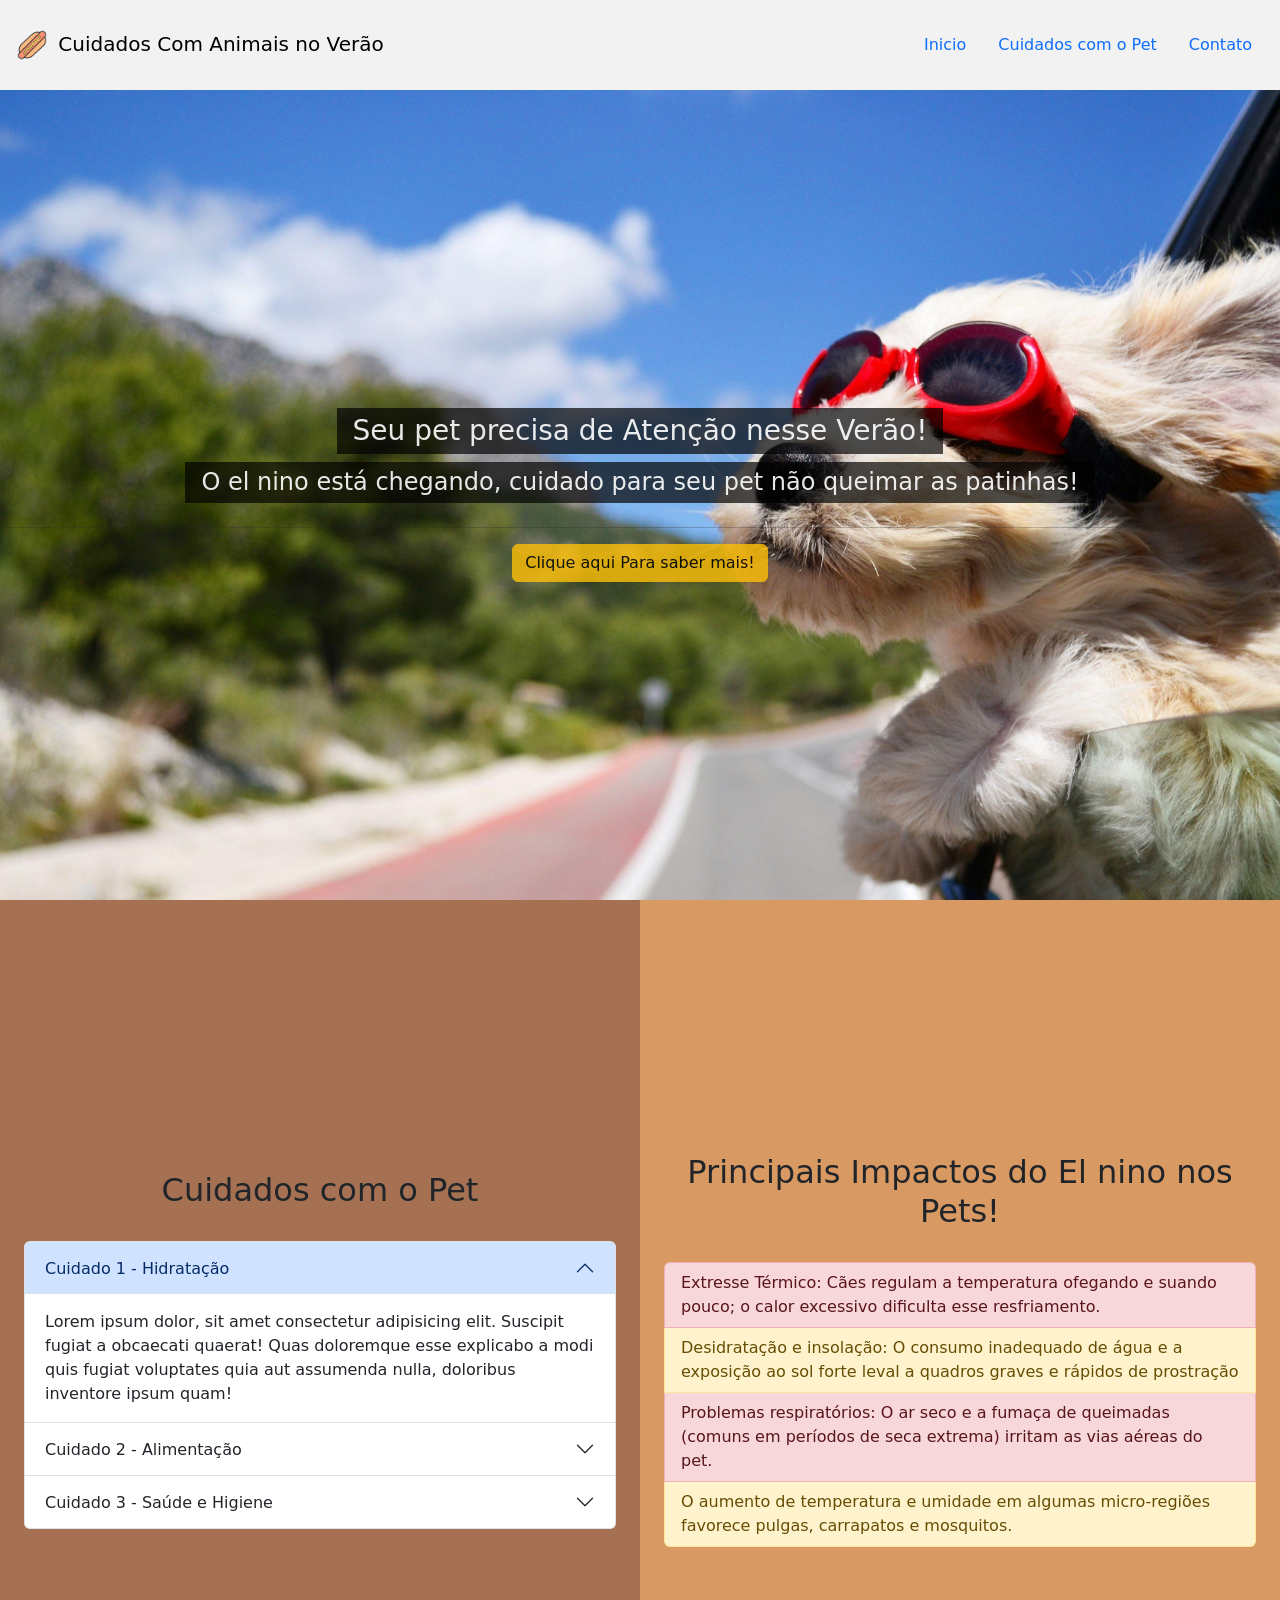
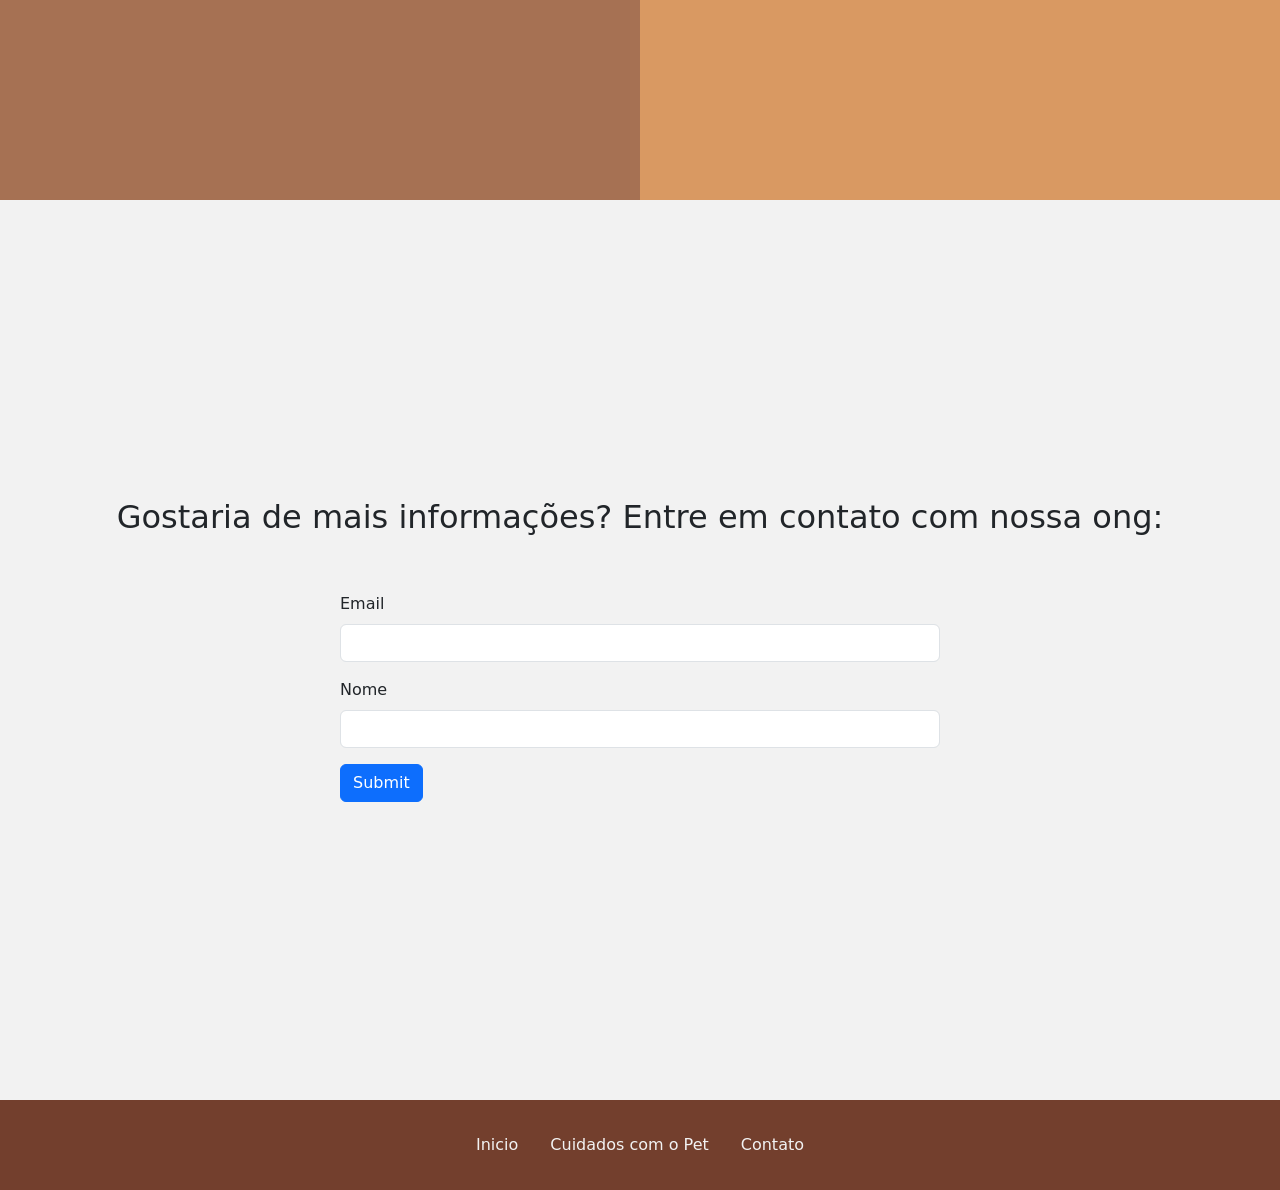
<file: projetos/projeto1/index.html>
<!doctype html>
<html lang="pt-br">

<head>
    <meta charset="utf-8">
    <meta name="viewport" content="width=device-width, initial-scale=1">
    <title>Bootstrap demo</title>
    <link href="https://cdn.jsdelivr.net/npm/bootstrap@5.3.8/dist/css/bootstrap.min.css" rel="stylesheet"
        integrity="sha384-sRIl4kxILFvY47J16cr9ZwB07vP4J8+LH7qKQnuqkuIAvNWLzeN8tE5YBujZqJLB" crossorigin="anonymous">
    <style>
        * {
            margin: 0;
            padding: 0;
        }

        #btn-pg1:hover {

            background-color: #dbb577 !important;
            border: 1px solid #eccd92 !important;
            opacity: 1 !important;
        }

        h1,
        h2 {
            text-align: center;
        }
    </style>
</head>

<body>

    <div style="min-height: 100vh;" class="d-flex flex-column">

        <header id="inicio" style="min-height: 10vh;">

            <nav class="navbar" style="background-color: #F2F2F2; min-height: 10vh">
                <div class="container-fluid">
                    <a class="navbar-brand" href="#">
                        <img width="40" height="40" src="./images/navdog.png" alt="dog" />
                        Cuidados Com Animais no Verão
                    </a>

                    <ul class="nav justify-content-center">
                        <li class="nav-item">
                            <a class="nav-link active" aria-current="page" href="#inicio">Inicio</a>
                        </li>
                        <li class="nav-item">
                            <a class="nav-link" href="#pagina2">Cuidados com o Pet</a>
                        </li>
                        <li class="nav-item">
                            <a class="nav-link" href="#pagina3">Contato</a>
                        </li>
                    </ul>
                </div>
            </nav>

        </header>

        <main>
            <!-- Pagina 1 -->
            <section style="
                min-height: 90vh;
                background-position: center;
                background-size: cover;
                background-image: url('./images/wallpaper.jpg');
                display: flex;
                flex-direction: column;
                align-items: center;
                justify-content: center;
                ">

                <h3 style="color: rgba(255, 255, 255, 0.9); background-color: #000000af; padding: 6px 16px;">Seu pet
                    precisa de Atenção nesse Verão!</h3>
                <h4 style="color: rgba(255, 255, 255, 0.9); background-color: #000000af; padding: 6px 16px;">O el nino
                    está chegando, cuidado para seu pet não queimar as patinhas!</h4>
                <hr style="width: 100%;">
                <a href="#pagina2">
                    <button id="btn-pg1" style="opacity: .8;" class="btn btn-warning">Clique aqui Para saber
                        mais!</button>
                </a>

            </section>


            <!-- Pagina 2 -->
            <section id="pagina2" style="min-height: 100vh; display: flex;">

                <div class="container-fluid">

                    <div class="row" style="min-height: 100vh;">
                        <!-- Coluna Esquerda -->
                        <div style="background-color: #A67153; padding: 24px;"
                            class="col-12 col-md-6 d-flex flex-column align-items-center justify-content-center">
                            <h2>Cuidados com o Pet</h2>
                            <br>

                            <div class="accordion w-100" id="accordionExample">
                                <div class="accordion-item">
                                    <h2 class="accordion-header">
                                        <button class="accordion-button" type="button" data-bs-toggle="collapse"
                                            data-bs-target="#collapseOne" aria-expanded="true"
                                            aria-controls="collapseOne">
                                            Cuidado 1 - Hidratação
                                        </button>
                                    </h2>
                                    <div id="collapseOne" class="accordion-collapse collapse show"
                                        data-bs-parent="#accordionExample">
                                        <div class="accordion-body">
                                            Lorem ipsum dolor, sit amet consectetur adipisicing elit. Suscipit fugiat a
                                            obcaecati quaerat! Quas doloremque esse explicabo a modi quis fugiat
                                            voluptates quia aut assumenda nulla, doloribus inventore ipsum quam!
                                        </div>
                                    </div>
                                </div>
                                <div class="accordion-item">
                                    <h2 class="accordion-header">
                                        <button class="accordion-button collapsed" type="button"
                                            data-bs-toggle="collapse" data-bs-target="#collapseTwo"
                                            aria-expanded="false" aria-controls="collapseTwo">
                                            Cuidado 2 - Alimentação
                                        </button>
                                    </h2>
                                    <div id="collapseTwo" class="accordion-collapse collapse"
                                        data-bs-parent="#accordionExample">
                                        <div class="accordion-body">
                                            Lorem ipsum dolor sit amet consectetur, adipisicing elit. Eligendi quia
                                            tenetur fuga, placeat deleniti quibusdam sint iste cum unde alias, eum,
                                            ipsum magni temporibus. Ipsa, cumque et. Est, explicabo. Officia!
                                        </div>
                                    </div>
                                </div>
                                <div class="accordion-item">
                                    <h2 class="accordion-header">
                                        <button class="accordion-button collapsed" type="button"
                                            data-bs-toggle="collapse" data-bs-target="#collapseThree"
                                            aria-expanded="false" aria-controls="collapseThree">
                                            Cuidado 3 - Saúde e Higiene
                                        </button>
                                    </h2>
                                    <div id="collapseThree" class="accordion-collapse collapse"
                                        data-bs-parent="#accordionExample">
                                        <div class="accordion-body">
                                            Lorem ipsum, dolor sit amet consectetur adipisicing elit. Dolores, debitis!
                                            Nemo, est! Tenetur aspernatur molestias deserunt explicabo aliquam quasi
                                            aperiam cum et dolores. Facilis beatae quaerat minus atque, labore quia.
                                        </div>
                                    </div>
                                </div>
                            </div>
                        </div>

                        <!-- Coluna Direita -->
                        <div style="background-color: #D99962; padding: 24px;"
                            class="col-12 col-md-6 d-flex flex-column align-items-center justify-content-center">

                            <h2>Principais Impactos do El nino nos Pets!</h2>
                            <br>

                            <ul class="list-group w-100">
                                <li class="list-group-item list-group-item-danger">Extresse Térmico: Cães regulam a
                                    temperatura ofegando e suando pouco; o calor excessivo dificulta esse resfriamento.
                                </li>
                                <li class="list-group-item list-group-item-warning">Desidratação e insolação: O consumo
                                    inadequado de água e a exposição ao sol forte leval a quadros graves e rápidos de
                                    prostração</li>
                                <li class="list-group-item list-group-item-danger">Problemas respiratórios: O ar seco e
                                    a fumaça de queimadas (comuns em períodos de seca extrema) irritam as vias aéreas do
                                    pet.</li>
                                <li class="list-group-item list-group-item-warning">O aumento de temperatura e umidade
                                    em algumas micro-regiões favorece pulgas, carrapatos e mosquitos.</li>
                            </ul>

                        </div>
                    </div>

                </div>

            </section>


            <!-- Pagina 3 -->
            <section id="pagina3" style="min-height: 100vh; background-color: #F2F2F2;"
                class="d-flex justify-content-center align-items-center flex-column">

                <h2>Gostaria de mais informações? Entre em contato com nossa ong:</h2>
                <br>
                <br>
                <form class="w-75" style="max-width: 600px;">
                    <div class="mb-3">
                        <label for="exampleInputEmail1" class="form-label">Email</label>
                        <input type="email" class="form-control" id="exampleInputEmail1" aria-describedby="emailHelp">
                    </div>
                    <div class="mb-3">
                        <label for="exampleInputPassword1" class="form-label">Nome</label>
                        <input type="password" class="form-control" id="exampleInputPassword1">
                    </div>
                    <button type="submit" class="btn btn-primary">Submit</button>
                </form>

            </section>
        </main>

        <footer class="mt-auto d-flex align-items-center justify-content-center"
            style="min-height: 10vh; background-color: #733F2D;">

            <ul class="nav justify-content-center">
                <li class="nav-item">
                    <a class="nav-link" style="color: #F2F2F2;" href="#inicio">Inicio</a>
                </li>
                <li class="nav-item">
                    <a class="nav-link" style="color: #F2F2F2" href="#pagina2">Cuidados com o Pet</a>
                </li>
                <li class="nav-item">
                    <a class="nav-link" style="color: #F2F2F2" href="#pagina3">Contato</a>
                </li>
            </ul>

        </footer>


    </div>


    <script src="https://cdn.jsdelivr.net/npm/bootstrap@5.3.8/dist/js/bootstrap.bundle.min.js"
        integrity="sha384-FKyoEForCGlyvwx9Hj09JcYn3nv7wiPVlz7YYwJrWVcXK/BmnVDxM+D2scQbITxI"
        crossorigin="anonymous"></script>
</body>

</html>
</file>
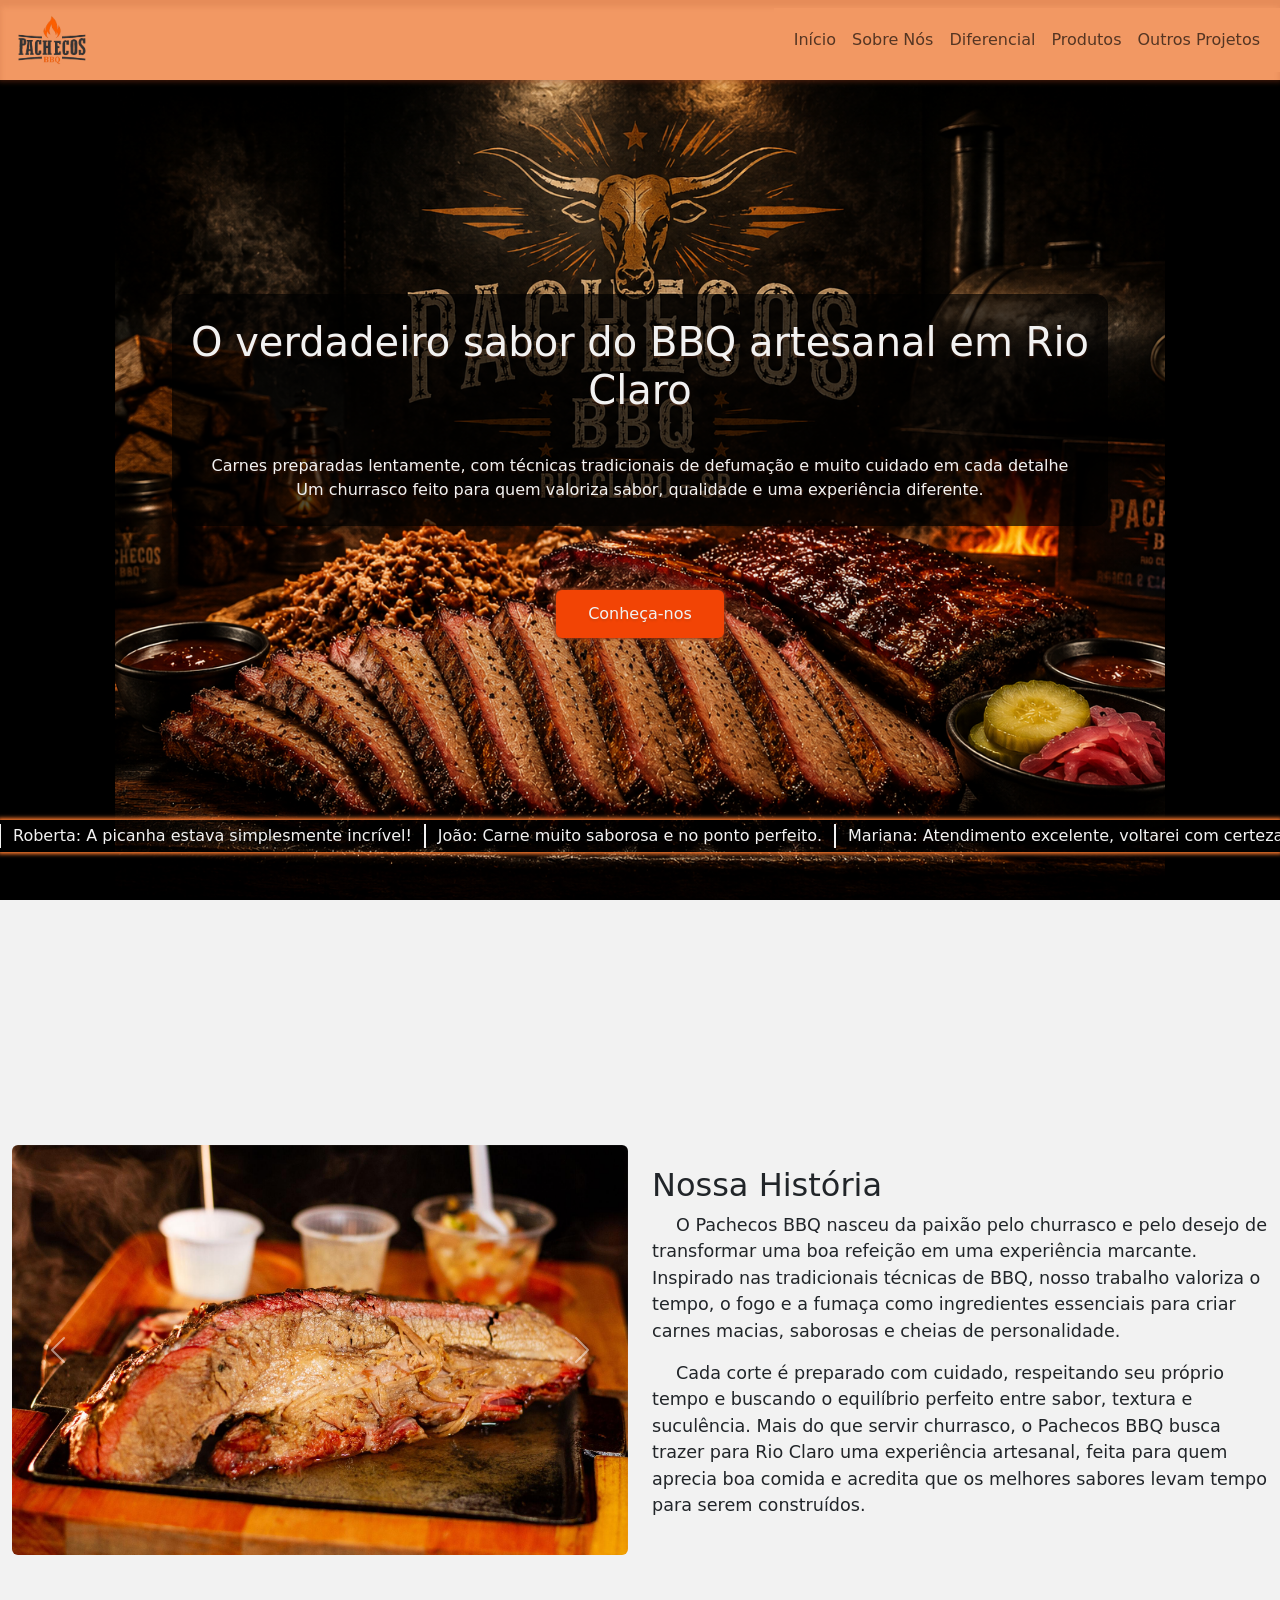
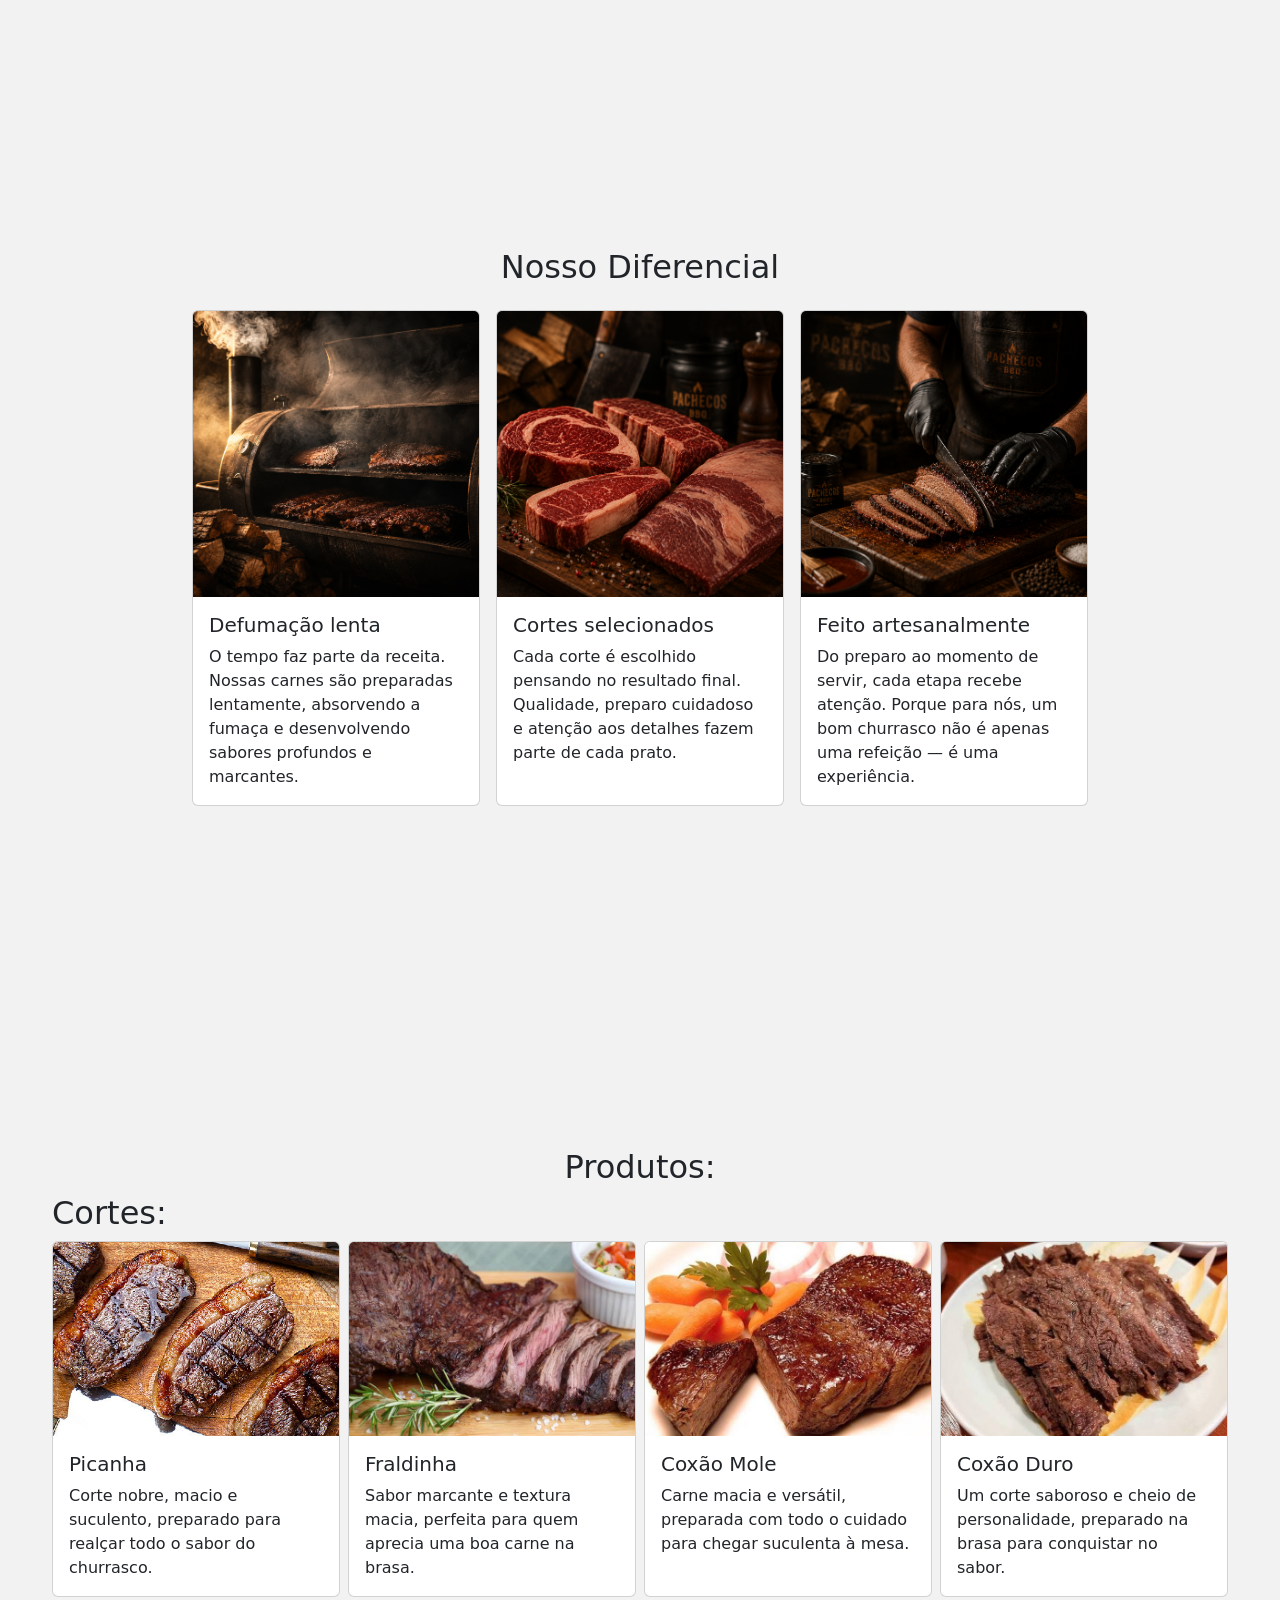
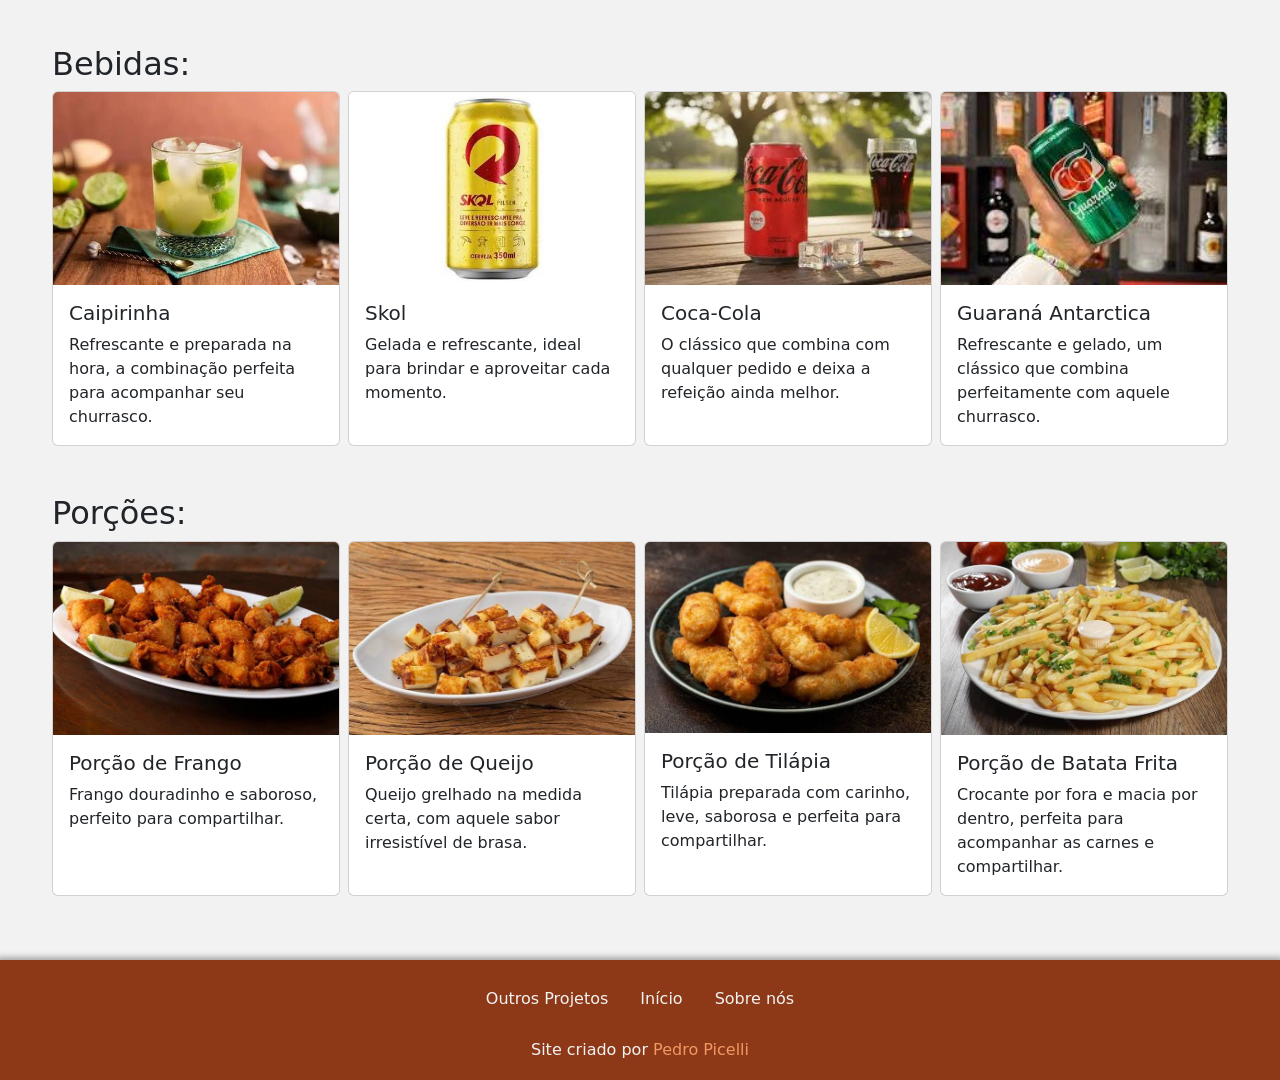
<file: projetos/projeto2/index.html>
<!DOCTYPE html>
<html lang="en">

<head>
    <meta charset="UTF-8">
    <meta name="viewport" content="width=device-width, initial-scale=1.0">
    <title>Document</title>
    <link href="https://cdn.jsdelivr.net/npm/bootstrap@5.3.8/dist/css/bootstrap.min.css" rel="stylesheet"
        integrity="sha384-sRIl4kxILFvY47J16cr9ZwB07vP4J8+LH7qKQnuqkuIAvNWLzeN8tE5YBujZqJLB" crossorigin="anonymous">

    <link rel="stylesheet" href="style.css">

</head>

<body>


    <div class="container-filler d-flex flex-column">

        <header class="w-100">
            <nav class="navbar navbar-expand-lg h-100 w-100">
                <div class="container-full h-100 main-nav-div">
                    <img src="./images/logo.png">
                    <button class="navbar-toggler" type="button" data-bs-toggle="collapse" data-bs-target="#navbarNav"
                        aria-controls="navbarNav" aria-expanded="false" aria-label="Toggle navigation">
                        <span class="navbar-toggler-icon"></span>
                    </button>
                </div>
                <div class="collapse navbar-collapse justify-content-end w-100" id="navbarNav" style="z-index: 1;">
                    <ul class="navbar-nav">
                        <li class="nav-item">
                            <a class="nav-link" href="#">Início</a>
                        </li>
                        <li class="nav-item">
                            <a class="nav-link" href="#history-section">Sobre Nós</a>
                        </li>
                        <li class="nav-item">
                            <a class="nav-link" href="#differential-section">Diferencial</a>
                        </li>
                        <li class="nav-item">
                            <a class="nav-link" href="#products-section">Produtos</a>
                        </li>
                        <li class="nav-item">
                            <a class="nav-link" href="../../index.html">Outros Projetos</a>
                        </li>
                    </ul>
                </div>
            </nav>

        </header>

        <main>

            <section id="presentation-section">

                <article class="presentation-article">

                    <div class="container-fluid presentation-infos" style="max-width: 960px;">
                        <div class="presentation-text-infos">
                            <div class="presentation-title">
                                <h1>O verdadeiro sabor do BBQ artesanal em Rio Claro</h1>
                            </div>
                            <div class="presentation-about">
                                <p>Carnes preparadas lentamente, com técnicas tradicionais de defumação e muito cuidado
                                    em cada detalhe</p>
                                <p>Um churrasco feito para quem valoriza sabor, qualidade e uma experiência diferente.
                                </p>
                            </div>
                        </div>
                        <div class="presentation-actions">

                            <a href="#history-section">Conheça-nos</a>

                        </div>

                    </div>


                </article>

                <div class="feedbacks-div w-100 mb-5">

                    <a style="text-decoration: none;" target="_blank" href="https://www.google.com/search?q=pachecos+bbq+feedbacks&oq=pachecos+bbq+feedbacks&gs_lcrp=EgZjaHJvbWUyBggAEEUYOTIKCAEQABiABBiiBDIKCAIQABiiBBiJBTIHCAMQABjvBTIHCAQQABjvBdIBCDQyODlqMGo3qAIAsAIA&sourceid=chrome&source=chrome.ob&ie=UTF-8#lrd=0x94c7dbb357291105:0xd094d13465741c62,1,,,,">
                        <div class="feedbacks-tracker">
                            <div class="feedbacks-list">
                                <p>Roberta: A picanha estava simplesmente incrível!</p>
                                <p>João: Carne muito saborosa e no ponto perfeito.</p>
                                <p>Mariana: Atendimento excelente, voltarei com certeza!</p>
                                <p>Lucas: A caipirinha estava deliciosa e bem gelada.</p>
                                <p>Ana: O frango estava crocante e muito bem temperado.</p>
                                <p>Pedro: Melhor churrasco que já experimentei!</p>
                                <p>Beatriz: A porção de queijo estava maravilhosa.</p>
                                <p>Gabriel: Tudo muito bem servido e saboroso.</p>
                                <p>Carolina: Ambiente agradável e comida impecável.</p>
                                <p>Rafael: A fraldinha estava muito macia e suculenta.</p>
                                <p>Isabela: Cerveja gelada e churrasco de qualidade.</p>
                                <p>Matheus: A tilápia estava fresca e muito saborosa.</p>
                                <p>Larissa: Ótimo lugar para reunir a família.</p>
                                <p>Gustavo: Atendimento rápido e muito atencioso.</p>
                                <p>Camila: A carne estava no ponto que pedi. Perfeita!</p>
                                <p>Felipe: Porções generosas e muito gostosas.</p>
                                <p>Juliana: Comida excelente do começo ao fim.</p>
                                <p>Henrique: O sabor da carne na brasa faz toda diferença.</p>
                                <p>Letícia: Tudo caprichado e muito bem preparado.</p>
                                <p>Daniel: Com certeza um dos melhores churrascos da região.</p>
                                <p>Sofia: Amei a experiência, principalmente a picanha!</p>
                                <p>Vinícius: Lugar perfeito para comer bem e aproveitar.</p>

                            </div>
                            <div class="feedbacks-list">
                                <p>Roberta: A picanha estava simplesmente incrível!</p>
                                <p>João: Carne muito saborosa e no ponto perfeito.</p>
                                <p>Mariana: Atendimento excelente, voltarei com certeza!</p>
                                <p>Lucas: A caipirinha estava deliciosa e bem gelada.</p>
                                <p>Ana: O frango estava crocante e muito bem temperado.</p>
                                <p>Pedro: Melhor churrasco que já experimentei!</p>
                                <p>Beatriz: A porção de queijo estava maravilhosa.</p>
                                <p>Gabriel: Tudo muito bem servido e saboroso.</p>
                                <p>Carolina: Ambiente agradável e comida impecável.</p>
                                <p>Rafael: A fraldinha estava muito macia e suculenta.</p>
                                <p>Isabela: Cerveja gelada e churrasco de qualidade.</p>
                                <p>Matheus: A tilápia estava fresca e muito saborosa.</p>
                                <p>Larissa: Ótimo lugar para reunir a família.</p>
                                <p>Gustavo: Atendimento rápido e muito atencioso.</p>
                                <p>Camila: A carne estava no ponto que pedi. Perfeita!</p>
                                <p>Felipe: Porções generosas e muito gostosas.</p>
                                <p>Juliana: Comida excelente do começo ao fim.</p>
                                <p>Henrique: O sabor da carne na brasa faz toda diferença.</p>
                                <p>Letícia: Tudo caprichado e muito bem preparado.</p>
                                <p>Daniel: Com certeza um dos melhores churrascos da região.</p>
                                <p>Sofia: Amei a experiência, principalmente a picanha!</p>
                                <p>Vinícius: Lugar perfeito para comer bem e aproveitar.</p>
                            </div>


                        </div>
                    </a>

                </div>
            </section>

            <section id="history-section">


                <div class="row w-100">
                    <div class="col-12 col-md-6 d-flex align-items-center justify-content-center">

                        <div id="carouselExampleInterval" class="carousel slide" data-bs-ride="carousel">
                            <div class="carousel-inner" id="meat-carousel" style="border-radius: 6px;">
                                <div class="carousel-item active" data-bs-interval="5000">
                                    <img src="./images/meat1.jpg" class="d-block w-100">
                                </div>
                                <div class="carousel-item" data-bs-interval="5000">
                                    <img src="./images/meat2.jpg" class="d-block w-100">
                                </div>
                                <div class="carousel-item" data-bs-interval="5000">
                                    <img src="./images/meat3.jpg" class="d-block w-100">
                                </div>
                                <div class="carousel-item" data-bs-interval="5000">
                                    <img src="./images/meat4.jpg" class="d-block w-100">
                                </div>
                            </div>
                            <button class="carousel-control-prev" type="button"
                                data-bs-target="#carouselExampleInterval" data-bs-slide="prev">
                                <span class="carousel-control-prev-icon" aria-hidden="true"></span>
                                <span class="visually-hidden">Previous</span>
                            </button>
                            <button class="carousel-control-next" type="button"
                                data-bs-target="#carouselExampleInterval" data-bs-slide="next">
                                <span class="carousel-control-next-icon" aria-hidden="true"></span>
                                <span class="visually-hidden">Next</span>
                            </button>
                        </div>

                    </div>
                    <div class="col-12 col-md-6 d-flex flex-column justify-content-center">

                        <h1 class="fs-2">Nossa História</h1>
                        <p>O Pachecos BBQ nasceu da paixão pelo churrasco e pelo desejo de transformar uma boa refeição
                            em uma experiência marcante. Inspirado nas tradicionais técnicas de BBQ, nosso trabalho
                            valoriza o tempo, o fogo e a fumaça como ingredientes essenciais para criar carnes macias,
                            saborosas e cheias de personalidade.</p>
                        <p>Cada corte é preparado com cuidado, respeitando seu próprio tempo e buscando o equilíbrio
                            perfeito entre sabor, textura e suculência. Mais do que servir churrasco, o Pachecos BBQ
                            busca trazer para Rio Claro uma experiência artesanal, feita para quem aprecia boa comida e
                            acredita que os melhores sabores levam tempo para serem construídos.</p>

                    </div>
                </div>


            </section>

            <section id="differential-section" class="pt-5" style="min-height: 100vh;">

                <div class="container-fluid" style="max-width: 960px;">
                    <h1 class="fs-2" style="text-align: center;">Nosso Diferencial</h1>

                    <div class="mt-4 d-flex flex-wrap justify-content-center gap-3">
                        <div class="card" style="width: 18rem;">
                            <img src="./images/smudging.png" class="card-img-top">
                            <div class="card-body">
                                <h5 class="card-title">Defumação lenta</h5>
                                <p class="card-text">O tempo faz parte da receita. Nossas carnes são preparadas
                                    lentamente, absorvendo a fumaça e desenvolvendo sabores profundos e marcantes.</p>
                            </div>
                        </div>
                        <div class="card" style="width: 18rem;">
                            <img src="./images/selected-cuts.png" class="card-img-top">
                            <div class="card-body">
                                <h5 class="card-title">Cortes selecionados</h5>
                                <p class="card-text">Cada corte é escolhido pensando no resultado final. Qualidade,
                                    preparo cuidadoso e atenção aos detalhes fazem parte de cada prato.</p>
                            </div>
                        </div>
                        <div class="card" style="width: 18rem;">
                            <img src="./images/artisanal.png" class="card-img-top">
                            <div class="card-body">
                                <h5 class="card-title">Feito artesanalmente</h5>
                                <p class="card-text">Do preparo ao momento de servir, cada etapa recebe atenção. Porque
                                    para nós, um bom churrasco não é apenas uma refeição — é uma experiência.</p>
                            </div>
                        </div>
                    </div>
                </div>

            </section>

            <section id="products-section" class="pt-5">


                <div class="container-fluid" style="max-width: 1200px;">
                    <h1 class="fs-2" style="text-align: center;">Produtos:</h1>

                    <div id="products" class="d-flex flex-column gap-5">

                        <div id="products-meats">
                            <h2>Cortes:</h2>

                            <div class="products-wrapper">

                                <div class="card" style="width: 18rem;">
                                    <img src="./images/produtos/picanha.jpg" class="card-img-top" alt="...">
                                    <div class="card-body">
                                        <h5 class="card-title">Picanha</h5>
                                        <p class="card-text">Corte nobre, macio e suculento, preparado para realçar todo
                                            o sabor do churrasco.</p>
                                    </div>
                                </div>

                                <div class="card" style="width: 18rem;">
                                    <img src="./images/produtos/fraldinha.jpg" class="card-img-top" alt="...">
                                    <div class="card-body">
                                        <h5 class="card-title">Fraldinha</h5>
                                        <p class="card-text">Sabor marcante e textura macia, perfeita para quem aprecia
                                            uma boa carne na brasa.</p>
                                    </div>
                                </div>

                                <div class="card" style="width: 18rem;">
                                    <img src="./images/produtos/coxao-mole.jpg" class="card-img-top" alt="...">
                                    <div class="card-body">
                                        <h5 class="card-title">Coxão Mole</h5>
                                        <p class="card-text">Carne macia e versátil, preparada com todo o cuidado para
                                            chegar suculenta à mesa.</p>
                                    </div>
                                </div>

                                <div class="card" style="width: 18rem;">
                                    <img src="./images/produtos/coxao-duro.jpg" class="card-img-top" alt="...">
                                    <div class="card-body">
                                        <h5 class="card-title">Coxão Duro</h5>
                                        <p class="card-text">Um corte saboroso e cheio de personalidade, preparado na
                                            brasa para conquistar no sabor.</p>
                                    </div>
                                </div>

                            </div>
                        </div>
                        <div id="products-drinks">
                            <h2>Bebidas:</h2>

                            <div class="products-wrapper">

                                <div class="card" style="width: 18rem;">
                                    <img src="./images/produtos/caipirinha.jpg" class="card-img-top" alt="...">
                                    <div class="card-body">
                                        <h5 class="card-title">Caipirinha</h5>
                                        <p class="card-text">Refrescante e preparada na hora, a combinação perfeita para
                                            acompanhar seu churrasco.</p>
                                    </div>
                                </div>

                                <div class="card" style="width: 18rem;">
                                    <img src="./images/produtos/skol.jpg" class="card-img-top" alt="...">
                                    <div class="card-body">
                                        <h5 class="card-title">Skol</h5>
                                        <p class="card-text">Gelada e refrescante, ideal para brindar e aproveitar cada
                                            momento.</p>
                                    </div>
                                </div>

                                <div class="card" style="width: 18rem;">
                                    <img src="./images/produtos/coca-cola.jpg" class="card-img-top" alt="...">
                                    <div class="card-body">
                                        <h5 class="card-title">Coca-Cola</h5>
                                        <p class="card-text">O clássico que combina com qualquer pedido e deixa a
                                            refeição ainda melhor.</p>
                                    </div>
                                </div>

                                <div class="card" style="width: 18rem;">
                                    <img src="./images/produtos/guarana-antactica.jpg" class="card-img-top" alt="...">
                                    <div class="card-body">
                                        <h5 class="card-title">Guaraná Antarctica</h5>
                                        <p class="card-text">Refrescante e gelado, um clássico que combina perfeitamente
                                            com aquele churrasco.</p>
                                    </div>
                                </div>
                            </div>

                        </div>
                        <div id="products-portions">
                            <h2>Porções:</h2>
                            <div class="products-wrapper">

                                <div class="card" style="width: 18rem;">
                                    <img src="./images/produtos/porcao-frango.jpg" class="card-img-top" alt="...">
                                    <div class="card-body">
                                        <h5 class="card-title">Porção de Frango</h5>
                                        <p class="card-text">Frango douradinho e saboroso, perfeito para compartilhar.
                                        </p>
                                    </div>
                                </div>

                                <div class="card" style="width: 18rem;">
                                    <img src="./images/produtos/porcao-queijo.jpg" class="card-img-top" alt="...">
                                    <div class="card-body">
                                        <h5 class="card-title">Porção de Queijo</h5>
                                        <p class="card-text">Queijo grelhado na medida certa, com aquele sabor
                                            irresistível de brasa.</p>
                                    </div>
                                </div>

                                <div class="card" style="width: 18rem;">
                                    <img src="./images/produtos/porcao-tilapia.jpg" class="card-img-top" alt="...">
                                    <div class="card-body">
                                        <h5 class="card-title">Porção de Tilápia</h5>
                                        <p class="card-text">Tilápia preparada com carinho, leve, saborosa e perfeita
                                            para compartilhar.</p>
                                    </div>
                                </div>

                                <div class="card" style="width: 18rem;">
                                    <img src="./images/produtos/porcao-batata-frita.jpg" class="card-img-top" alt="...">
                                    <div class="card-body">
                                        <h5 class="card-title">Porção de Batata Frita</h5>
                                        <p class="card-text">Crocante por fora e macia por dentro, perfeita para
                                            acompanhar as carnes e compartilhar.</p>
                                    </div>
                                </div>

                            </div>
                        </div>

                    </div>
                </div>

            </section>


        </main>

        <footer class="mt-auto">

            <ul class="nav justify-content-center">
                <li class="nav-item">
                    <a class="nav-link" href="../../index.html">Outros Projetos</a>
                </li>
                <li class="nav-item">
                    <a class="nav-link" href="#">Início</a>
                </li>
                <li class="nav-item">
                    <a class="nav-link" href="#history-section">Sobre nós</a>
                </li>
            </ul>

            <a href="https://github.com/pedro-picelli" target="_blank">Site criado por <span>Pedro Picelli</span></a>

        </footer>

    </div>



    <script src="https://cdn.jsdelivr.net/npm/bootstrap@5.3.8/dist/js/bootstrap.bundle.min.js"
        integrity="sha384-FKyoEForCGlyvwx9Hj09JcYn3nv7wiPVlz7YYwJrWVcXK/BmnVDxM+D2scQbITxI"
        crossorigin="anonymous"></script>
</body>

</html>
</file>
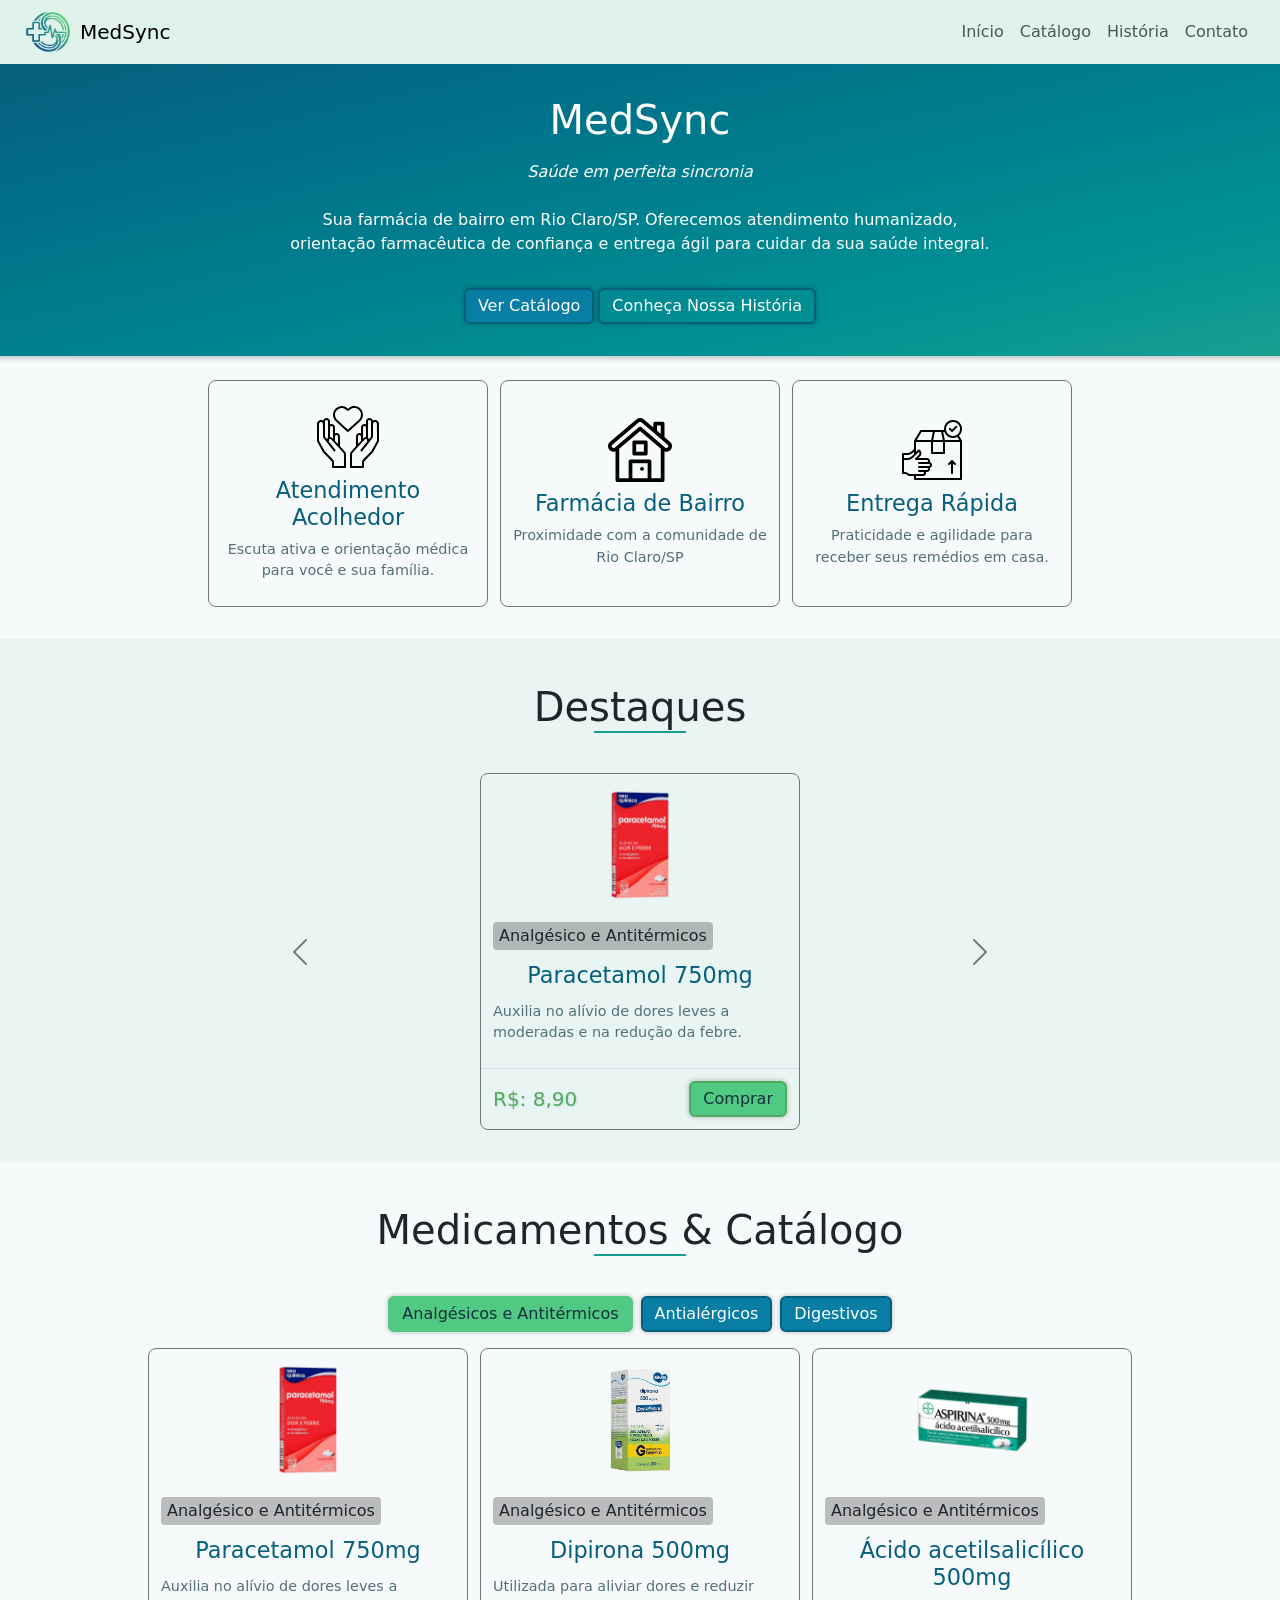
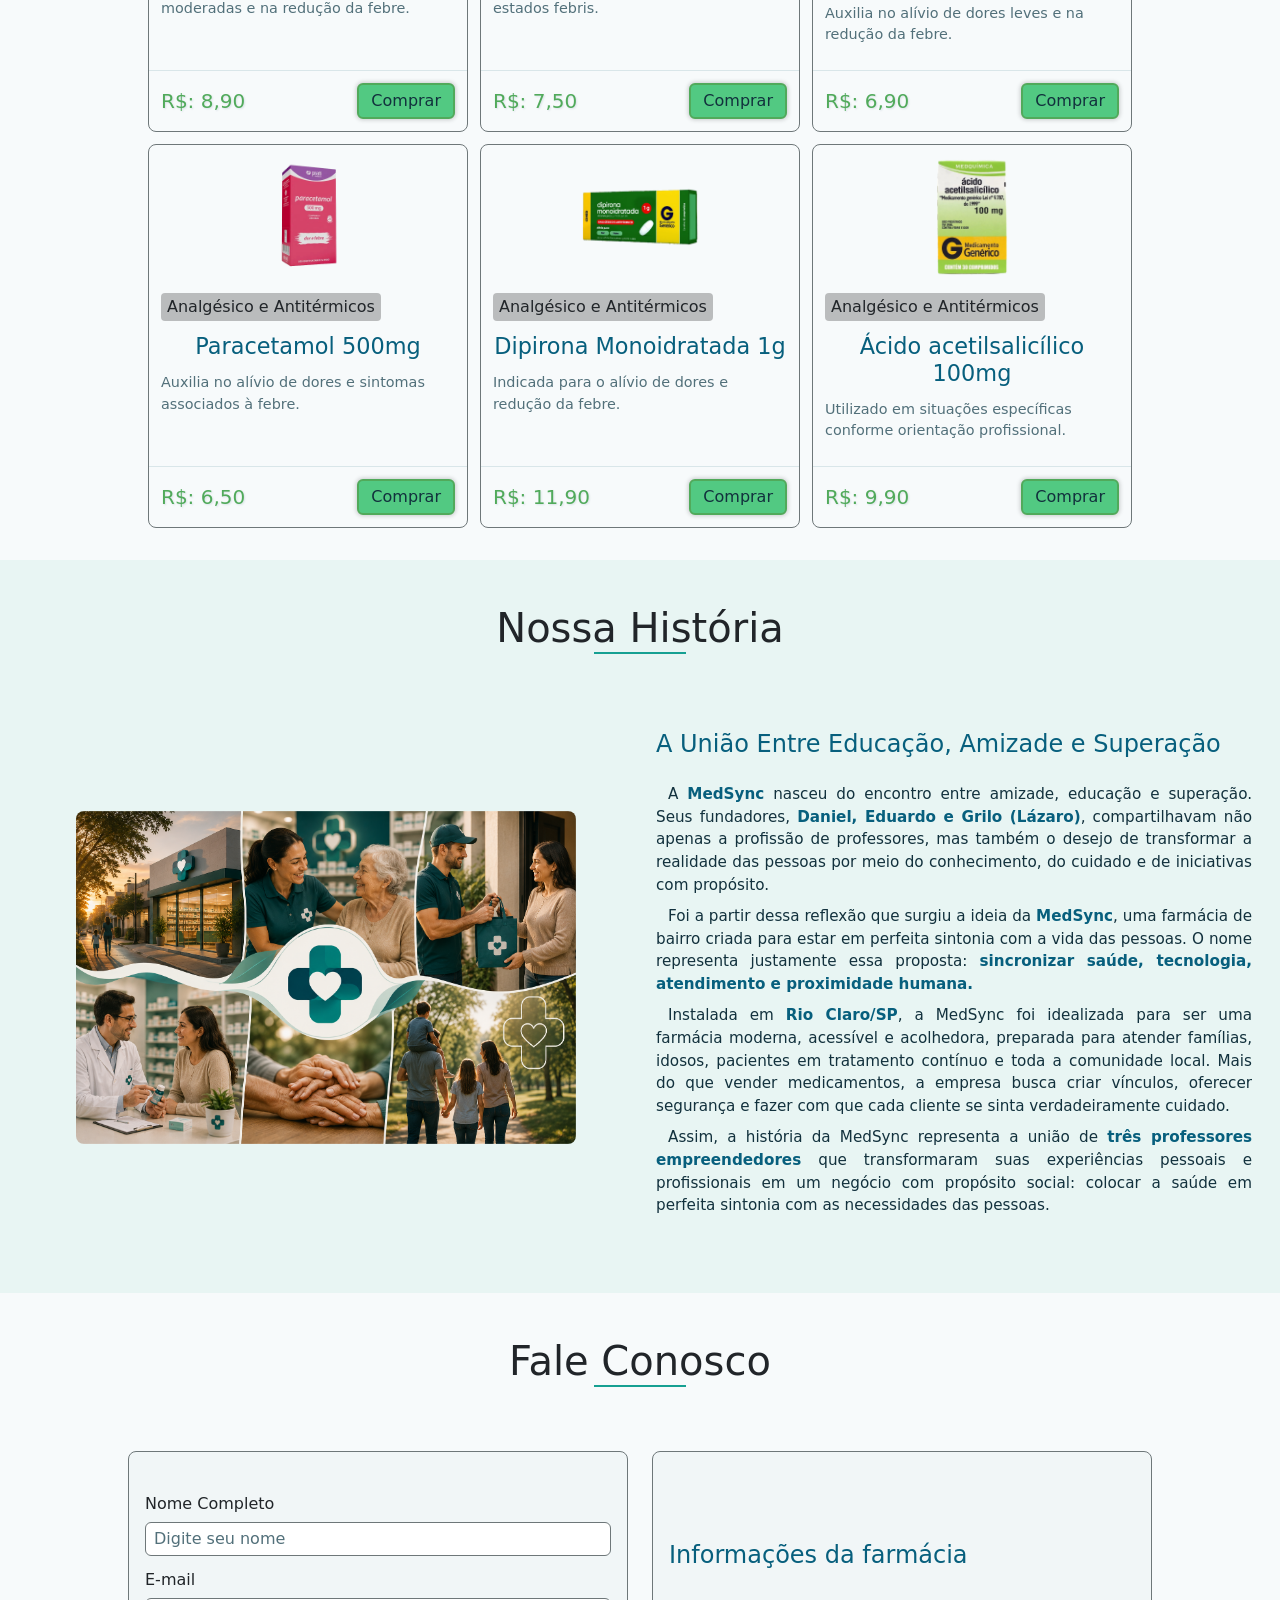
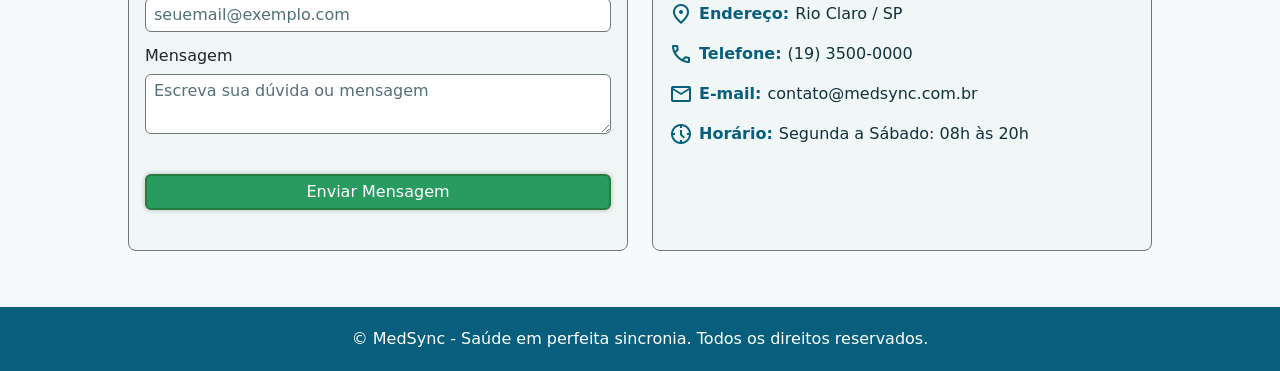
<file: projetos/projeto3/index.html>
<!doctype html>
<html lang="en">

<head>
    <meta charset="utf-8">
    <meta name="viewport" content="width=device-width, initial-scale=1">
    <title>MedSync</title>
    <link rel="shortcut icon" href="./images/logo.png" type="image/x-icon">
    <link href="https://cdn.jsdelivr.net/npm/bootstrap@5.3.8/dist/css/bootstrap.min.css" rel="stylesheet"
        integrity="sha384-sRIl4kxILFvY47J16cr9ZwB07vP4J8+LH7qKQnuqkuIAvNWLzeN8tE5YBujZqJLB" crossorigin="anonymous">
    <link rel="stylesheet" href="style.css">
    <link rel="stylesheet" href="https://fonts.googleapis.com/css2?family=Material+Symbols+Outlined:opsz,wght,FILL,GRAD@24,400,0,0&icon_names=call,location_on,mail,nest_clock_farsight_analog" />
</head>

<body>

    <div class="-container d-flex flex-column">
        <nav class="navbar navbar-expand-lg" style="height: 64px;">
            <div class="container-fluid h-100" style="padding: 0 24px !important;">
                <div class="d-flex align-items-center gap-2 h-100">
                    <img id="logo-image" src="./images/logo.png" style="height: 100%;">
                    <a class="navbar-brand" href="#">MedSync</a>
                </div>
                <button class="navbar-toggler" type="button" data-bs-toggle="collapse" data-bs-target="#navbarNav"
                    aria-controls="navbarNav" aria-expanded="false" aria-label="Toggle navigation">
                    <span class="navbar-toggler-icon"></span>
                </button>
            </div>
            <div class="collapse navbar-collapse justify-content-end" id="navbarNav">
                <ul class="navbar-nav" style="padding: 0 24px;">
                    <li class="nav-item">
                        <a class="nav-link" aria-current="page" href="#">Início</a>
                    </li>
                    <li class="nav-item">
                        <a class="nav-link" href="#catalog">Catálogo</a>
                    </li>
                    <li class="nav-item">
                        <a class="nav-link" href="#history">História</a>
                    </li>
                    <li class="nav-item">
                        <a class="nav-link" href="#contact">Contato</a>
                    </li>
                </ul>
            </div>
        </nav>

        <main>

            <section id="home">

                <article id="presentation">

                    <div>
                        <h1>MedSync</h1>
                        <p id="slogan">Saúde em perfeita sincronia</p>
                        <p>Sua farmácia de bairro em Rio Claro/SP. Oferecemos atendimento humanizado, orientação
                            farmacêutica de confiança e entrega ágil para cuidar da sua saúde integral.</p>

                        <div id="presentation-action-buttons">
                            <a href="#catalog" class="-default-button -primary-button">Ver Catálogo</a>
                            <a href="#history" class="-default-button -secondary-button -text-light">Conheça Nossa
                                História</a>
                        </div>
                    </div>

                </article>

                <article id="differentials">


                    <div class="-card">

                        <img src="./images/acolher.svg" width="64px" height="64px">

                        <h1>Atendimento Acolhedor</h1>

                        <p>Escuta ativa e orientação médica para você e sua família.</p>

                    </div>
                    <div class="-card">

                        <img src="./images/casa.png" width="64px" height="64px">

                        <h1>Farmácia de Bairro</h1>

                        <p>Proximidade com a comunidade de Rio Claro/SP</p>

                    </div>
                    <div class="-card">

                        <img src="./images/entrega.png" width="64px" height="64px">

                        <h1>Entrega Rápida</h1>

                        <p>Praticidade e agilidade para receber seus remédios em casa.</p>

                    </div>


                </article>

            </section>




            <section id="ordinary-meds" class="-base-page">
                <div class="-page-title">
                    <h1>Destaques</h1>
                    <span></span>
                </div>


                <div class="d-flex align-items-center justify-content-center">
                    <div id="carouselExampleInterval" style="max-width: 800px;"
                        class="carousel slide carousel-dark w-100" data-bs-ride="carousel">
                        <div class="carousel-inner">
                            <div class="carousel-item active -carousel" data-bs-interval="3000">



                                <div class="-catalog-card">
                                    <div class="-catalog-card-header">

                                        <img src="./images/meds/paracetamol-750mg.png" alt="">

                                        <div>
                                            <span class="-card-category">Analgésico e Antitérmicos</span>
                                        </div>
                                    </div>

                                    <div class="-catalog-card-body">
                                        <h1>Paracetamol 750mg</h1>
                                        <p>Auxilia no alívio de dores leves a moderadas e na redução da febre.</p>
                                    </div>

                                    <div class="-catalog-card-footer">

                                        <p>R$: 8,90</p>
                                        <button class="-default-button -accent-button" data-bs-toggle="modal"
                                            data-bs-target="#staticBackdrop">Comprar</button>

                                    </div>
                                </div>


                            </div>
                            <div class="carousel-item -carousel" data-bs-interval="3000">


                                <div class="-catalog-card">
                                    <div class="-catalog-card-header">

                                        <img src="./images/meds/fexofenadina-120mg.png" alt="">

                                        <div>
                                            <span class="-card-category">Antialérgico</span>
                                        </div>
                                    </div>

                                    <div class="-catalog-card-body">
                                        <h1>Fexofenadina 120mg</h1>
                                        <p>Auxilia no controle de sintomas relacionados a alergias.</p>
                                    </div>

                                    <div class="-catalog-card-footer">

                                        <p>R$: 22,90</p>
                                        <button class="-default-button -accent-button" data-bs-toggle="modal"
                                            data-bs-target="#staticBackdrop">Comprar</button>

                                    </div>

                                </div>




                            </div>
                            <div class="carousel-item -carousel" data-bs-interval="3000">


                                <div class="-catalog-card">
                                    <div class="-catalog-card-header">

                                        <img src="./images/meds/famotidina-20mg.png" alt="">

                                        <div>
                                            <span class="-card-category">Digestivo</span>
                                        </div>
                                    </div>

                                    <div class="-catalog-card-body">
                                        <h1>Famotidina 20mg</h1>
                                        <p>Atua na redução da produção de ácido gástrico.</p>
                                    </div>

                                    <div class="-catalog-card-footer">

                                        <p>R$: 16,90</p>
                                        <button class="-default-button -accent-button" data-bs-toggle="modal"
                                            data-bs-target="#staticBackdrop">Comprar</button>

                                    </div>

                                </div>



                            </div>
                        </div>
                        <button class="carousel-control-prev" type="button" data-bs-target="#carouselExampleInterval"
                            data-bs-slide="prev">
                            <span class="carousel-control-prev-icon" aria-hidden="true"></span>
                            <span class="visually-hidden">Previous</span>
                        </button>
                        <button class="carousel-control-next" type="button" data-bs-target="#carouselExampleInterval"
                            data-bs-slide="next">
                            <span class="carousel-control-next-icon" aria-hidden="true"></span>
                            <span class="visually-hidden">Next</span>
                        </button>
                    </div>

                </div>


            </section>



            <section id="catalog" class="-base-page">

                <div class="-page-title">
                    <h1>Medicamentos & Catálogo</h1>
                    <span></span>
                </div>





                <div id="catalog-main">
                    <ul class="nav nav-pills mb-3" id="pills-tab" role="tablist">
                        <li class="nav-item" role="presentation">
                            <button class="-default-button -primary-button -filter-button active"
                                id="pills-analgesics-tab" data-bs-toggle="pill" data-bs-target="#pills-analgesics"
                                type="button" role="tab" aria-controls="pills-analgesics"
                                aria-selected="true">Analgésicos e Antitérmicos</button>
                        </li>
                        <li class="nav-item" role="presentation">
                            <button class="-default-button -primary-button -filter-button" id="pills-antiallergics-tab"
                                data-bs-toggle="pill" data-bs-target="#pills-antiallergics" type="button" role="tab"
                                aria-controls="pills-antiallergics" aria-selected="false">Antialérgicos</button>
                        </li>
                        <li class="nav-item" role="presentation">
                            <button class="-default-button -primary-button -filter-button" id="pills-digestives-tab"
                                data-bs-toggle="pill" data-bs-target="#pills-digestives" type="button" role="tab"
                                aria-controls="pills-digestives" aria-selected="false">Digestivos</button>
                        </li>
                    </ul>


                    <!-- Analgésicos e Antitérmicos -->

                    <div class="tab-content w-100" id="pills-tabContent">
                        <div class="tab-pane fade show active" id="pills-analgesics" role="tabpanel"
                            aria-labelledby="pills-analgesics-tab" tabindex="0">


                            <div class="d-flex justify-content-center align-items-center">
                                <div class="-catalog-items-wrapper">

                                    <div class="-catalog-card">
                                        <div class="-catalog-card-header">

                                            <img src="./images/meds/paracetamol-750mg.png" alt="">

                                            <div>
                                                <span class="-card-category">Analgésico e Antitérmicos</span>
                                            </div>
                                        </div>

                                        <div class="-catalog-card-body">
                                            <h1>Paracetamol 750mg</h1>
                                            <p>Auxilia no alívio de dores leves a moderadas e na redução da febre.</p>
                                        </div>

                                        <div class="-catalog-card-footer mt-auto">

                                            <p>R$: 8,90</p>
                                            <button class="-default-button -accent-button" data-bs-toggle="modal"
                                                data-bs-target="#staticBackdrop">Comprar</button>

                                        </div>

                                    </div>




                                    <div class="-catalog-card">
                                        <div class="-catalog-card-header">

                                            <img src="./images/meds/dipirona-500mg.png" alt="">

                                            <div>
                                                <span class="-card-category">Analgésico e Antitérmicos</span>
                                            </div>
                                        </div>

                                        <div class="-catalog-card-body">
                                            <h1>Dipirona 500mg</h1>
                                            <p>Utilizada para aliviar dores e reduzir estados febris.</p>
                                        </div>

                                        <div class="-catalog-card-footer mt-auto">

                                            <p>R$: 7,50</p>
                                            <button class="-default-button -accent-button" data-bs-toggle="modal"
                                                data-bs-target="#staticBackdrop">Comprar</button>

                                        </div>

                                    </div>




                                    <div class="-catalog-card">
                                        <div class="-catalog-card-header">

                                            <img src="./images/meds/acido-acetilsalicilico-500mg.png" alt="">

                                            <div>
                                                <span class="-card-category">Analgésico e Antitérmicos</span>
                                            </div>
                                        </div>

                                        <div class="-catalog-card-body">
                                            <h1>Ácido acetilsalicílico 500mg</h1>
                                            <p>Auxilia no alívio de dores leves e na redução da febre.</p>
                                        </div>

                                        <div class="-catalog-card-footer mt-auto">

                                            <p>R$: 6,90</p>
                                            <button class="-default-button -accent-button" data-bs-toggle="modal"
                                                data-bs-target="#staticBackdrop">Comprar</button>

                                        </div>

                                    </div>




                                    <div class="-catalog-card">
                                        <div class="-catalog-card-header">

                                            <img src="./images/meds/paracetamol-500mg.png" alt="">

                                            <div>
                                                <span class="-card-category">Analgésico e Antitérmicos</span>
                                            </div>
                                        </div>

                                        <div class="-catalog-card-body">
                                            <h1>Paracetamol 500mg</h1>
                                            <p>Auxilia no alívio de dores e sintomas associados à febre.</p>
                                        </div>

                                        <div class="-catalog-card-footer mt-auto">

                                            <p>R$: 6,50</p>
                                            <button class="-default-button -accent-button" data-bs-toggle="modal"
                                                data-bs-target="#staticBackdrop">Comprar</button>

                                        </div>

                                    </div>




                                    <div class="-catalog-card">
                                        <div class="-catalog-card-header">

                                            <img src="./images/meds/dipirona-monoidratada-1g.png" alt="">

                                            <div>
                                                <span class="-card-category">Analgésico e Antitérmicos</span>
                                            </div>
                                        </div>

                                        <div class="-catalog-card-body">
                                            <h1>Dipirona Monoidratada 1g</h1>
                                            <p>Indicada para o alívio de dores e redução da febre.</p>
                                        </div>

                                        <div class="-catalog-card-footer mt-auto">

                                            <p>R$: 11,90</p>
                                            <button class="-default-button -accent-button" data-bs-toggle="modal"
                                                data-bs-target="#staticBackdrop">Comprar</button>

                                        </div>

                                    </div>




                                    <div class="-catalog-card">
                                        <div class="-catalog-card-header">

                                            <img src="./images/meds/acido-acetilsalicilico-100mg.png" alt="">

                                            <div>
                                                <span class="-card-category">Analgésico e Antitérmicos</span>
                                            </div>
                                        </div>

                                        <div class="-catalog-card-body">
                                            <h1>Ácido acetilsalicílico 100mg</h1>
                                            <p>Utilizado em situações específicas conforme orientação profissional.</p>
                                        </div>

                                        <div class="-catalog-card-footer mt-auto">

                                            <p>R$: 9,90</p>
                                            <button class="-default-button -accent-button" data-bs-toggle="modal"
                                                data-bs-target="#staticBackdrop">Comprar</button>

                                        </div>

                                    </div>


                                </div>
                            </div>
                        </div>
                    </div>





                    <!-- Antialérgicos -->

                    <div class="tab-content w-100" id="pills-tabContent">
                        <div class="tab-pane fade" id="pills-antiallergics" role="tabpanel"
                            aria-labelledby="pills-antiallergics-tab" tabindex="0">



                            <div class="d-flex justify-content-center align-items-center">
                                <div class="-catalog-items-wrapper">

                                    <div class="-catalog-card">
                                        <div class="-catalog-card-header">

                                            <img src="./images/meds/loratadina-10mg.png" alt="">

                                            <div>
                                                <span class="-card-category">Antialérgico</span>
                                            </div>
                                        </div>

                                        <div class="-catalog-card-body">
                                            <h1>Loratadina 10mg</h1>
                                            <p>Auxilia no alívio de sintomas associados a alergias.</p>
                                        </div>

                                        <div class="-catalog-card-footer mt-auto">

                                            <p>R$: 12,90</p>
                                            <button class="-default-button -accent-button" data-bs-toggle="modal"
                                                data-bs-target="#staticBackdrop">Comprar</button>

                                        </div>

                                    </div>




                                    <div class="-catalog-card">
                                        <div class="-catalog-card-header">

                                            <img src="./images/meds/cetirizina-10mg.png" alt="">

                                            <div>
                                                <span class="-card-category">Antialérgico</span>
                                            </div>
                                        </div>

                                        <div class="-catalog-card-body">
                                            <h1>Cetirizina 10mg</h1>
                                            <p>Auxilia no alivio dos sintomas de reações alérgicas.</p>
                                        </div>

                                        <div class="-catalog-card-footer mt-auto">

                                            <p>R$: 14,50</p>
                                            <button class="-default-button -accent-button" data-bs-toggle="modal"
                                                data-bs-target="#staticBackdrop">Comprar</button>

                                        </div>

                                    </div>




                                    <div class="-catalog-card">
                                        <div class="-catalog-card-header">

                                            <img src="./images/meds/desloratadina-5mg.png" alt="">

                                            <div>
                                                <span class="-card-category">Antialérgico</span>
                                            </div>
                                        </div>

                                        <div class="-catalog-card-body">
                                            <h1>Desloratadina 5mg</h1>
                                            <p>Proporciona alívio de manifestações alérgicas diversas.</p>
                                        </div>

                                        <div class="-catalog-card-footer mt-auto">

                                            <p>R$: 18,90</p>
                                            <button class="-default-button -accent-button" data-bs-toggle="modal"
                                                data-bs-target="#staticBackdrop">Comprar</button>

                                        </div>

                                    </div>




                                    <div class="-catalog-card">
                                        <div class="-catalog-card-header">

                                            <img src="./images/meds/fexofenadina-120mg.png" alt="">

                                            <div>
                                                <span class="-card-category">Antialérgico</span>
                                            </div>
                                        </div>

                                        <div class="-catalog-card-body">
                                            <h1>Fexofenadina 120mg</h1>
                                            <p>Auxilia no controle de sintomas relacionados a alergias.</p>
                                        </div>

                                        <div class="-catalog-card-footer mt-auto">

                                            <p>R$: 22,90</p>
                                            <button class="-default-button -accent-button" data-bs-toggle="modal"
                                                data-bs-target="#staticBackdrop">Comprar</button>

                                        </div>

                                    </div>




                                    <div class="-catalog-card">
                                        <div class="-catalog-card-header">

                                            <img src="./images/meds/levocetirizina-5mg.png" alt="">

                                            <div>
                                                <span class="-card-category">Antialérgico</span>
                                            </div>
                                        </div>

                                        <div class="-catalog-card-body">
                                            <h1>Levocetirizina 5mg</h1>
                                            <p>Indicada para o alívio de sintomas alérgicos leves.</p>
                                        </div>

                                        <div class="-catalog-card-footer mt-auto">

                                            <p>R$: 19,90</p>
                                            <button class="-default-button -accent-button" data-bs-toggle="modal"
                                                data-bs-target="#staticBackdrop">Comprar</button>

                                        </div>

                                    </div>




                                    <div class="-catalog-card">
                                        <div class="-catalog-card-header">

                                            <img src="./images/meds/ebastina-10mg.png" alt="">

                                            <div>
                                                <span class="-card-category">Antialérgico</span>
                                            </div>
                                        </div>

                                        <div class="-catalog-card-body">
                                            <h1>Ebastina 10mg</h1>
                                            <p>Auxilia no tratamento de manifestações associadas a alergias.</p>
                                        </div>

                                        <div class="-catalog-card-footer mt-auto">

                                            <p>R$: 17,50</p>
                                            <button class="-default-button -accent-button" data-bs-toggle="modal"
                                                data-bs-target="#staticBackdrop">Comprar</button>

                                        </div>

                                    </div>


                                </div>
                            </div>

                        </div>
                    </div>





                    <!-- Digestivos -->



                    <div class="tab-content w-100" id="pills-tabContent">
                        <div class="tab-pane fade" id="pills-digestives" role="tabpanel"
                            aria-labelledby="pills-digestives-tab" tabindex="0">






                            <div class="d-flex justify-content-center align-items-center">
                                <div class="-catalog-items-wrapper">

                                    <div class="-catalog-card">
                                        <div class="-catalog-card-header">

                                            <img src="./images/meds/omeprazol-20mg.png" alt="">

                                            <div>
                                                <span class="-card-category">Digestivo</span>
                                            </div>
                                        </div>

                                        <div class="-catalog-card-body">
                                            <h1>Omeprazol 20mg</h1>
                                            <p>Auxilia na redução da produção de ácido no estômago.</p>
                                        </div>

                                        <div class="-catalog-card-footer mt-auto">

                                            <p>R$: 13,90</p>
                                            <button class="-default-button -accent-button" data-bs-toggle="modal"
                                                data-bs-target="#staticBackdrop">Comprar</button>

                                        </div>

                                    </div>




                                    <div class="-catalog-card">
                                        <div class="-catalog-card-header">

                                            <img src="./images/meds/pantoprazol-40mg.png" alt="">

                                            <div>
                                                <span class="-card-category">Digestivo</span>
                                            </div>
                                        </div>

                                        <div class="-catalog-card-body">
                                            <h1>Pantoprazol 40mg</h1>
                                            <p>Reduz significativamente a produção de ácido gástrico.</p>
                                        </div>

                                        <div class="-catalog-card-footer mt-auto">

                                            <p>R$: 24,90</p>
                                            <button class="-default-button -accent-button" data-bs-toggle="modal"
                                                data-bs-target="#staticBackdrop">Comprar</button>

                                        </div>

                                    </div>




                                    <div class="-catalog-card">
                                        <div class="-catalog-card-header">

                                            <img src="./images/meds/simeticona-40mg.png" alt="">

                                            <div>
                                                <span class="-card-category">Digestivo</span>
                                            </div>
                                        </div>

                                        <div class="-catalog-card-body">
                                            <h1>Simeticona 40mg</h1>
                                            <p>Auxilia no alívio do desconforto causado pelo excesso de gases.</p>
                                        </div>

                                        <div class="-catalog-card-footer mt-auto">

                                            <p>R$: 9,90</p>
                                            <button class="-default-button -accent-button" data-bs-toggle="modal"
                                                data-bs-target="#staticBackdrop">Comprar</button>

                                        </div>

                                    </div>




                                    <div class="-catalog-card">
                                        <div class="-catalog-card-header">

                                            <img src="./images/meds/famotidina-20mg.png" alt="">

                                            <div>
                                                <span class="-card-category">Digestivo</span>
                                            </div>
                                        </div>

                                        <div class="-catalog-card-body">
                                            <h1>Famotidina 20mg</h1>
                                            <p>Atua na redução da produção de ácido gástrico.</p>
                                        </div>

                                        <div class="-catalog-card-footer mt-auto">

                                            <p>R$: 16,90</p>
                                            <button class="-default-button -accent-button" data-bs-toggle="modal"
                                                data-bs-target="#staticBackdrop">Comprar</button>

                                        </div>

                                    </div>




                                    <div class="-catalog-card">
                                        <div class="-catalog-card-header">

                                            <img src="./images/meds/hidroxido-magnesio.png" alt="">

                                            <div>
                                                <span class="-card-category">Digestivo</span>
                                            </div>
                                        </div>

                                        <div class="-catalog-card-body">
                                            <h1>Hidróxido de magnésio</h1>
                                            <p>Utilizado para auxiliar no alívio da acidez e do desconforto gástrico.
                                            </p>
                                        </div>

                                        <div class="-catalog-card-footer mt-auto">

                                            <p>R$: 12,50</p>
                                            <button class="-default-button -accent-button" data-bs-toggle="modal"
                                                data-bs-target="#staticBackdrop">Comprar</button>

                                        </div>

                                    </div>




                                    <div class="-catalog-card">
                                        <div class="-catalog-card-header">

                                            <img src="./images/meds/bicarbonato-sodio.png" alt="">

                                            <div>
                                                <span class="-card-category">Digestivo</span>
                                            </div>
                                        </div>

                                        <div class="-catalog-card-body">
                                            <h1>Bicarbonato de sódio</h1>
                                            <p>Pode auxiliar na neutralização da acidez estomacal.</p>
                                        </div>

                                        <div class="-catalog-card-footer mt-auto">

                                            <p>R$: 5,90</p>
                                            <button class="-default-button -accent-button" data-bs-toggle="modal"
                                                data-bs-target="#staticBackdrop">Comprar</button>

                                        </div>

                                    </div>


                                </div>
                            </div>




                        </div>
                    </div>
                </div>

            </section>




            <section id="history" class="-base-page">

                <div class="-page-title">
                    <h1>Nossa História</h1>
                    <span></span>
                </div>

                <div class="container-fluid">

                    <div class="row">
                        <div id="history-images" class="col-12 col-lg-6">

                            <div id="carouselExampleSlidesOnly" class="carousel slide -carousel-history" data-bs-ride="carousel">
                                <div class="carousel-inner" data-bs-interval="2000">
                                    <div class="carousel-item active">
                                        <img src="./images/history/image1.png" class="d-block w-100">
                                    </div>
                                    <div class="carousel-item" data-bs-interval="2000">
                                        <img src="./images/history/image2.png" class="d-block w-100">
                                    </div>
                                    <div class="carousel-item" data-bs-interval="2000">
                                        <img src="./images/history/image3.png" class="d-block w-100">
                                    </div>
                                </div>
                            </div>

                        </div>
                        <div id="history-text" class="col-12 col-lg-6">

                            <div>
                                <h1>A União Entre Educação, Amizade e Superação</h1>

                                <p>A <span class="-text-emphasis">MedSync</span> nasceu do encontro entre amizade, educação e superação. Seus fundadores, <span class="-text-emphasis">Daniel, Eduardo e Grilo (Lázaro)</span>, compartilhavam não apenas a profissão de professores, mas também o desejo de transformar a realidade das pessoas por meio do conhecimento, do cuidado e de iniciativas com propósito.</p>
                                <p>Foi a partir dessa reflexão que surgiu a ideia da <span class="-text-emphasis">MedSync</span>, uma farmácia de bairro criada para estar em perfeita sintonia com a vida das pessoas. O nome representa justamente essa proposta: <span class="-text-emphasis">sincronizar saúde, tecnologia, atendimento e proximidade humana.</span>
                                <p>Instalada em <span class="-text-emphasis">Rio Claro/SP</span>, a MedSync foi idealizada para ser uma farmácia moderna, acessível e acolhedora, preparada para atender famílias, idosos, pacientes em tratamento contínuo e toda a comunidade local. Mais do que vender medicamentos, a empresa busca criar vínculos, oferecer segurança e fazer com que cada cliente se sinta verdadeiramente cuidado.</p>
                                <p>Assim, a história da MedSync representa a união de <span class="-text-emphasis">três professores empreendedores</span> que transformaram suas experiências pessoais e profissionais em um negócio com propósito social: colocar a saúde em perfeita sintonia com as necessidades das pessoas.</p>

                            </div>

                        </div>
                    </div>

                </div>



            </section>




            <section id="contact" class="-base-page">

                <div class="-page-title">
                    <h1>Fale Conosco</h1>
                    <span></span>
                </div>


                <div class="row">
                    <div class="col-12 col-md-6 pb-4 pt-4 d-flex flex-column align-items-center justify-content-center">

                        <div class="-contact-card" style="align-self: flex-end;">


                            <form>
                                <label for="name">Nome Completo</label>
                                <input type="text" id="name" placeholder="Digite seu nome">

                                <label for="mail">E-mail</label>
                                <input type="email" id="mail" placeholder="seuemail@exemplo.com">
                                
                                <label for="message">Mensagem</label>
                                <textarea id="message" placeholder="Escreva sua dúvida ou mensagem"></textarea>
                            
                                <button class="-default-button -success-button">Enviar Mensagem</button>

                            </form>


                        </div>

                    </div>
                    <div class="col-12 col-md-6 pb-4 pt-4 d-flex flex-column align-items-center justify-content-center">

                        <div class="-contact-card" style="align-self: flex-start;">

                            <div class="-contact-card-med-infos">

                                <h1>Informações da farmácia</h1>
                                <p>
                                    <span class="material-symbols-outlined -icon-med-info">location_on</span>
                                    <span class="-text-emphasis">Endereço: </span>
                                    Rio Claro / SP
                                </p>

                                <p>
                                    <span class="material-symbols-outlined -icon-med-info">call</span>
                                    <span class="-text-emphasis">Telefone: </span>
                                    (19) 3500-0000
                                </p>

                                <p>
                                    <span class="material-symbols-outlined -icon-med-info">mail</span>
                                    <span class="-text-emphasis">E-mail: </span>
                                    contato@medsync.com.br
                                </p>

                                <p>
                                    <span class="material-symbols-outlined -icon-med-info">nest_clock_farsight_analog</span>
                                    <span class="-text-emphasis">Horário: </span>
                                    Segunda a Sábado: 08h às 20h
                                </p>

                            </div>

                        </div>

                    </div>
                </div>

            </section>






            <div class="modal fade -purchase-modal" id="staticBackdrop" data-bs-backdrop="static"
                data-bs-keyboard="false" tabindex="-1" aria-labelledby="staticBackdropLabel" aria-hidden="true">
                <div class="modal-dialog">
                    <div class="modal-content">
                        <div class="modal-header">
                            <h1 class="modal-title fs-5" id="staticBackdropLabel">Carrinho</h1>
                        </div>
                        <div class="modal-body">
                            Medicamento adicionado ao carrinho com sucesso!
                        </div>
                        <div class="modal-footer">
                            <button type="button" class="-default-button -danger-button" data-bs-dismiss="modal"
                                id="liveToastBtn">Remover</button>
                            <button type="button" class="-default-button -success-button"
                                data-bs-dismiss="modal">Entendido</button>
                        </div>
                    </div>
                </div>
            </div>

        </main>

        <footer class="mt-auto">

            <p class="-text-light">© MedSync - Saúde em perfeita sincronia. Todos os direitos reservados.</p>

        </footer>

    </div>


    <script src="https://cdn.jsdelivr.net/npm/bootstrap@5.3.8/dist/js/bootstrap.bundle.min.js"
        integrity="sha384-FKyoEForCGlyvwx9Hj09JcYn3nv7wiPVlz7YYwJrWVcXK/BmnVDxM+D2scQbITxI"
        crossorigin="anonymous"></script>

</body>

</html>
</file>
<file: projetos/projeto2/style.css>
@charset "UTF-8";

* {
    margin: 0;
    padding: 0;
    box-sizing: border-box;
}


:root {

    --brown: #8d3918;
    --white: #F2F2F2;
    --gray: #403E3F;
    --red: #F24405;
    --orange: #F25C05;
    --light-orange: #F29863;

}

html {
    scroll-behavior: smooth;
}   

body {
    background-color: var(--white);

}
::-webkit-scrollbar {
    width: 8px;
    height: 8px;
}

::-webkit-scrollbar-track {
    background: transparent;
}

::-webkit-scrollbar-thumb {
    background: #888;
    border-radius: 10px;
}

::-webkit-scrollbar-thumb:hover {
    background: #555;
}


div.container-filler {
    width: 100%;
    min-height: 100dvh;

}

header {
    height: 80px;
    z-index: 1;

}

header nav {

    padding: 0 !important;
    background-color: var(--light-orange);
    box-shadow: 0 0 5px 2px #8d39186f, inset 0 6px 5px 1px #8d39181f;

}

.container-full {
    display: flex;
    flex-wrap: inherit;
    align-items: center;
    justify-content: space-between;
    width: 100%;
    padding: 0 12px;
}

header img {
    height: 100%;
}

header a {

    text-align: end;

}


header ul {
    padding: 12px !important;
    background-color: var(--light-orange);
}


main {
    width: 100%;
    padding-bottom: 64px;
}


.feedbacks-div {
    height: 32px;
    overflow: hidden;
    background-color: #0000004f;
    box-shadow: 0 0 4px 2px #ff7c2f;
    z-index: 0;
}

.feedbacks-tracker {
    display: flex;
    height: 100%;
    animation: teste 10s linear infinite;
}

.feedbacks-list {
    display: flex;
    height: 100%;
    align-items: center;
}

.feedbacks-list p {
    margin: 0;
    border-left: 1px solid var(--white);
    border-right: 1px solid var(--white);
    padding: 0 12px;
    white-space: nowrap;
    color: var(--white);
}


@keyframes teste {
    from {
        transform: translateX(0);
    }

    to {
        transform: translateX(-50%);
    }
}



#presentation-section {
    position: relative;
    display: flex;
    flex-direction: column;
    width: 100%;
    height: calc(100vh - 80px);
    padding-top: 32px;
}

#presentation-section::before {
    content: "";
    position: absolute;
    top: 0;
    left: 0;
    width: 100%;
    height: 100%;
    background-color: black;
    z-index: -2;
}

#presentation-section::after {

    content: "";
    position: absolute;

    width: 100%;
    max-width: 1050px;
    height: 100%;
    top: 0;
    left: 50%;
    transform: translateX(-50%);
    background-image: url("./images/background.png");
    background-size: cover;
    background-position: center;
    background-attachment: fixed;
    z-index: -1;


}


.presentation-article {
    width: 100%;
    flex: 1;

}

.presentation-infos {
    display: flex;
    flex-direction: column;
    justify-content: center;
    gap: 32px;
    width: 100%;
    height: 100%;
    color: var(--white);
    text-shadow: 0px 2px 2px #8d39183f;
}

.presentation-text-infos {
    display: flex;
    flex-direction: column;
    gap: 32px;
    background-color: #000000af;
    padding: 24px 12px;
    border-radius: 12px;
}

.presentation-title {
    text-align: center;
}

.presentation-about {
    text-align: center;
}

.presentation-about p {
    margin: 0;
}

.presentation-actions {
    margin-top: 32px;
    display: flex;
    align-items: center;
    justify-content: center;
}

.presentation-actions a {
    color: var(--white);
    text-decoration: none;
    background-color: var(--red);
    padding: 12px 32px;
    border-radius: 6px;
    transition: background .075s ease-in-out;
    box-shadow: 0 0 3px 1px var(--brown);
}

.presentation-actions a:hover {
    background-color: var(--orange);
}

.presentation-actions a:active {
    background-color: var(--brown);
}






#history-section > div {

    min-height: 100vh;

}

.row {

    margin: 0 !important;

}

#meat-carousel {

    max-width: 620px !important;

}

#history-section p {
    text-indent: 24px;
    font-size: 1.1rem;
}



.products-wrapper {

    display: flex;
    gap: 8px;
    overflow-x: auto;

}

.products-wrapper > div {

    flex-shrink: 0;

}



footer {
    display: flex;
    flex-direction: column;
    align-items: center;
    justify-content: space-evenly; 
    background-color: var(--brown);
    box-shadow: 0 0 6px 3px #0000004f;
    height: 120px;
}

footer a {

    color: var(--white) !important;
    text-decoration: none;

}

footer a:hover {

    text-decoration: underline;

}

footer > a span {

    color: var(--light-orange);

}
</file>
<file: projetos/projeto3/style.css>
* {
    margin: 0;
    padding: 0;
    box-sizing: border-box;
}

:root {
    --primary: #087EA4;
    --primary-light: #4DA8B8;
    --primary-hover: #075F7D;
    --secondary: #16A092;
    --secondary-light: #DFF3EA;
    --accent: #52C982;
    --accent-hover: #51AA5B;

    
    --bg: #F7FAFB;
    --bg-secondary: #e8f5f3;
    --surface: #FFFFFF;
    --surface-hover: #F1F6F7;

    
    --text: #12313D;
    --text-secondary: #52707A;
    --text-light: #FFFFFF;

    
    --border: #6e7779;
    --border-strong: #4c5557;
    --border-light: #D9E6E9;
    --border-light-strong: #B8CDD2;

    
    --success: #299B60;
    --success-hover: #287C39;
    --warning: #D99A16;
    --danger: #D94B4B;
    --danger-hover: #D82C25;

    --shadow-main: #0000002f;
    
    --info: #087EA4;
    --shadow: rgba(6, 59, 92, 0.12);


    font-size: clamp(12px, 3vw, 16px);

}

html {

    scroll-behavior: smooth;

}

body {
    background-color: var(--bg);
}

.-container {

    width: 100%;
    min-height: 100dvh;

}

nav {

    background-color: #DFF3EA;

}

nav ul {
    background-color: #DFF3EA;
}



#home {

    display: flex;
    flex-direction: column;
    align-items: center;

    width: 100%;

    gap: 24px;
    padding-bottom: 32px;

}

#presentation {
    display: flex;
    flex-direction: column;

    align-items: center;

    padding: 32px 12px;

    color: var(--text-light);

    width: 100%;
    background-image: linear-gradient(to right bottom, #075f7d, #006f88, #00808f, #009093, #16a092);

    box-shadow: 0 0 4px 3px var(--shadow-main);
}

#presentation > div {

    display: flex;
    flex-direction: column;

    align-items: center;
    max-width: 720px;
    width: 100%;

    text-align: center;

    gap: 8px;
}

#presentation > div > div {

    display: flex;
    gap: 4px;

    margin-top: 8px;

}

#presentation #slogan {

    font-style: italic;

}

#differentials {

    display: flex;
    justify-content: center;
    gap: 12px;
    flex-wrap: wrap;
    width: 100%;
    padding: 0 12px;

}


#ordinary-meds {

    background-color: var(--bg-secondary);

}


#catalog-main {

    display: flex;
    flex-direction: column;
    align-items: center;
    justify-content: center;

}

#catalog-main ul {
    display: flex;
    align-items: center;
    justify-content: center;

    gap: 8px;

}

#catalog-main .-filter-button.active {

    background-color: var(--accent);
    border-color: var(--accent);

    color: var(--text);
    
}

.-catalog-items-wrapper {

    display: flex;
    justify-content: center;
    flex-wrap: wrap;
    gap: 12px;
    width: 100%;
    max-width: 1020px;

    padding: 0 12px;

}



.-catalog-card {

    display: flex;
    flex-direction: column;
    align-items: center;
    justify-content: center;

    border: 1px solid var(--border);
    max-width: 320px;
    width: 100%;
    border-radius: 8px;

    text-align: center;

    gap: 8px;

    overflow: hidden;

}

.-catalog-card-header {
    position: relative;
    height: 180px;
    width: 100%;
    padding: 12px 0;

}

.-catalog-card-header img {


    height: 120px;
    width: 100%;

    object-fit: contain;
    object-position: center;

}

.-catalog-card-header > div {

    display: flex;
    justify-content: start;
    align-items: center;
    height: 60px;
    padding: 0 12px;

}

.-catalog-card-header .-card-category {

    background-color: #0000003f;
    border-radius: 4px;
    padding: 2px 6px;

}


.-catalog-card-body {

    display: flex;
    flex-direction: column;
    gap: 12px;
    padding: 0 12px 16px 12px;

}

.-catalog-card-body h1 {

    color: var(--primary-hover);
    font-size: 1.4rem;
    margin: 0;

}

.-catalog-card-body p {

    color: var(--text-secondary);
    font-size: .9rem;
    margin: 0;
    text-align: left;

}


.-catalog-card-footer {

    display: flex;
    width: 100%;
    align-items: center;
    justify-content: space-between;

    border-top: 1px solid var(--border-light);

    padding: 12px 12px 12px 12px;

}

.-catalog-card-footer p {

    margin: 0;
    font-size: 1.25rem;
    font-weight: 500;
    color: var(--accent-hover);
    text-shadow: 1px 1px 2px var(--shadow);

}





#history {

    background-color: var(--bg-secondary);

}

#history-images {
    display: flex;
    align-items: center;
    justify-content: center;
}

.-carousel-history {

    width: 100%;
    max-width: 500px;
    border-radius: 8px;
    overflow: hidden;

}

#history-text {
    display: flex;
    align-items: center;
    justify-content: center;
    padding: 24px 0;
}

#history-text > div {

    width: 100%;
    max-width: 620px;
    padding: 12px;

}

#history-text h1 {

    font-size: 1.5rem;
    color: var(--primary-hover);
    margin-bottom: 24px;

}

#history-text p {

    font-size: .95rem;
    text-indent: 12px;
    color: var(--text);
    margin-bottom: 8px;
    text-align: justify;

}




#contact {

    padding-left: 24px;
    padding-right: 24px;

}

#contact form {

    display: flex;
    flex-direction: column;
    width: 100%;
    gap: 4;

}

#contact form label {
    margin-bottom: 6px;
}

#contact form input, #contact form textarea {

    background-color: var(--surface);
    color: var(--text);
    border-radius: 6px;
    border: 1px solid var(--border);
    outline: none;
    padding: 4px 8px;

}

#contact form input:hover, #contact form textarea:hover {

    background-color: var(--surface-hover);

}

#contact form input:focus-within, #contact form textarea:focus-within {

    background-color: var(--surface);
    border-color: transparent;
    box-shadow: 0 0 2px 1px var(--primary-light);

}

#contact form input::placeholder, #contact form textarea::placeholder {

    color: var(--text-secondary);

}

#contact form input {
    margin-bottom: 12px;
}

#contact form textarea {
    min-height: 60px;
    max-height: 92px;
    field-sizing: content;

    margin-bottom: 40px;
}



.-contact-card {

    display: flex;
    align-items: center;
    justify-content: center;
    padding: 16px;
    width: 100%;

    max-width: 500px;
    width: 100%;
    height: 400px;
    border: 1px solid var(--border);
    border-radius: 8px;

    background-color: var(--surface-hover);

}

.-contact-card-med-infos {
    display: flex;
    flex-direction: column;
    justify-content: center;
    width: 100%;
    height: 100%;
}

.-contact-card-med-infos h1 {

    font-size: 1.5rem;
    margin-bottom: 32px;
    color: var(--primary-hover);

}

.-contact-card-med-infos p {
    display: flex;
    align-items: center;
    gap: 6px;
    color: var(--text)
}

.-icon-med-info {
    color: var(--primary-hover);
}

.-text-emphasis {

    font-weight: 600;
    color: var(--primary-hover);

}

@media screen and (max-width: 770px) {
    
    .-contact-card {

        max-width: 100%;

    }

}





.-card {

    display: flex;
    flex-direction: column;
    align-items: center;
    justify-content: center;

    border: 1px solid var(--border);
    max-width: 280px;
    width: 100%;
    min-height: 64px;
    border-radius: 8px;

    text-align: center;
    padding: 24px 12px;

    gap: 8px;

}

.-card h1 {

    color: var(--primary-hover);
    font-size: 1.4rem;
    margin: 0;

}

.-card p {

    color: var(--text-secondary);
    font-size: .9rem;
    margin: 0;

}




.-base-page {

    padding: 32px 12px;

}

.-default-button {

    cursor: pointer;
    border-radius: 6px;
    padding: 4px 12px;

    transition: border .05s ease-in-out, background .05s ease-in-out;

    box-shadow: 0 0 4px 1px var(--shadow-main);

    text-decoration: none;
}

.-primary-button {

    background-color: var(--primary);
    border: 2px solid var(--primary-hover);

    color: var(--text-light);

}

.-primary-button:hover {

    background-color: var(--primary-hover);

}

.-primary-button:active {

    background-color: var(--accent);
    border-color: var(--accent);

    color: var(--text);

}

.-secondary-button {

    background: none;
    border: 2px solid var(--primary-hover);

    color: var(--text);

}

.-secondary-button:hover {
    border-color: var(--secondary);
}

.-secondary-button:active {
    background-color: var(--accent);
    border-color: var(--accent);
    color: var(--text);
}


.-accent-button {
    background-color: var(--accent);
    border: 2px solid var(--accent-hover);

    color: var(--text);
}

.-accent-button:hover {
    background-color: var(--accent-hover);
}

.-accent-button:active {

    background-color: var(--accent);
    border-color: var(--accent);

}

.-success-button {
    background-color: var(--success);
    border: 2px solid var(--success-hover);

    color: var(--text-light);
}

.-success-button:hover {
    background-color: var(--success-hover);
}

.-success-button:active {
    background-color: var(--success);
    border-color: var(--success);
}

.-danger-button {
    background-color: var(--danger);
    border: 2px solid var(--danger-hover);

    color: var(--text-light);
}

.-danger-button:hover {
    background-color: var(--danger-hover);
}

.-danger-button:active {
    background-color: var(--danger);
    border-color: var(--danger);
}


.-page-title {
    display: flex;
    flex-direction: column;
    align-items: center;
    justify-content: center;
    margin: 12px 0 40px 0;
}

.-page-title h1 {
    margin: 0;
    text-align: center;
}

.-page-title span {

    width: 92px;
    border-top: 2px solid var(--secondary);

}

.-carousel.active {

    display: flex;
    align-items: center;
    justify-content: center;

}



.-text-light {

    color: var(--text-light);

}


.-purchase-modal.show {

    display: flex !important;
    justify-content: center;
    align-items: center;

}















footer {

    display: flex;
    align-items: center;
    justify-content: center;

    background-color: var(--primary-hover);
    height: 64px;

}

footer p {
    margin: 0;
    text-align: center;
}
</file>
